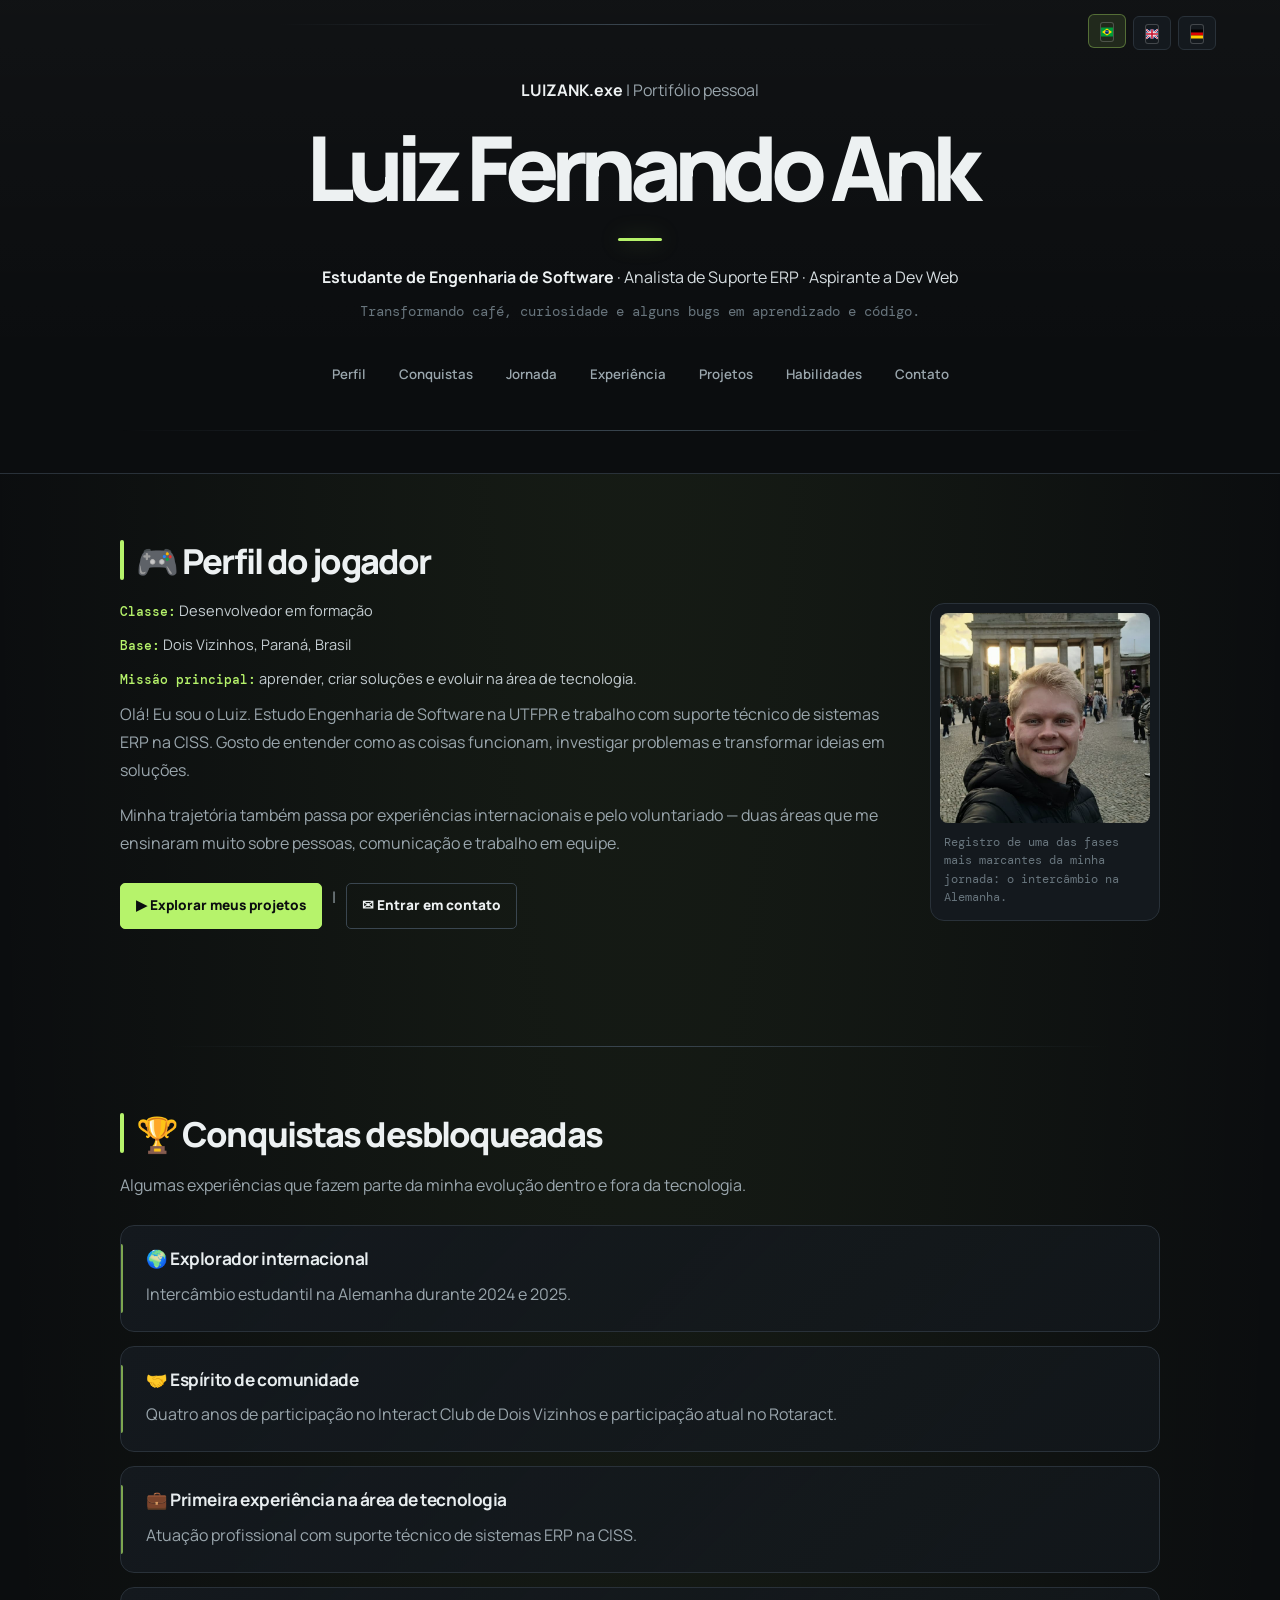
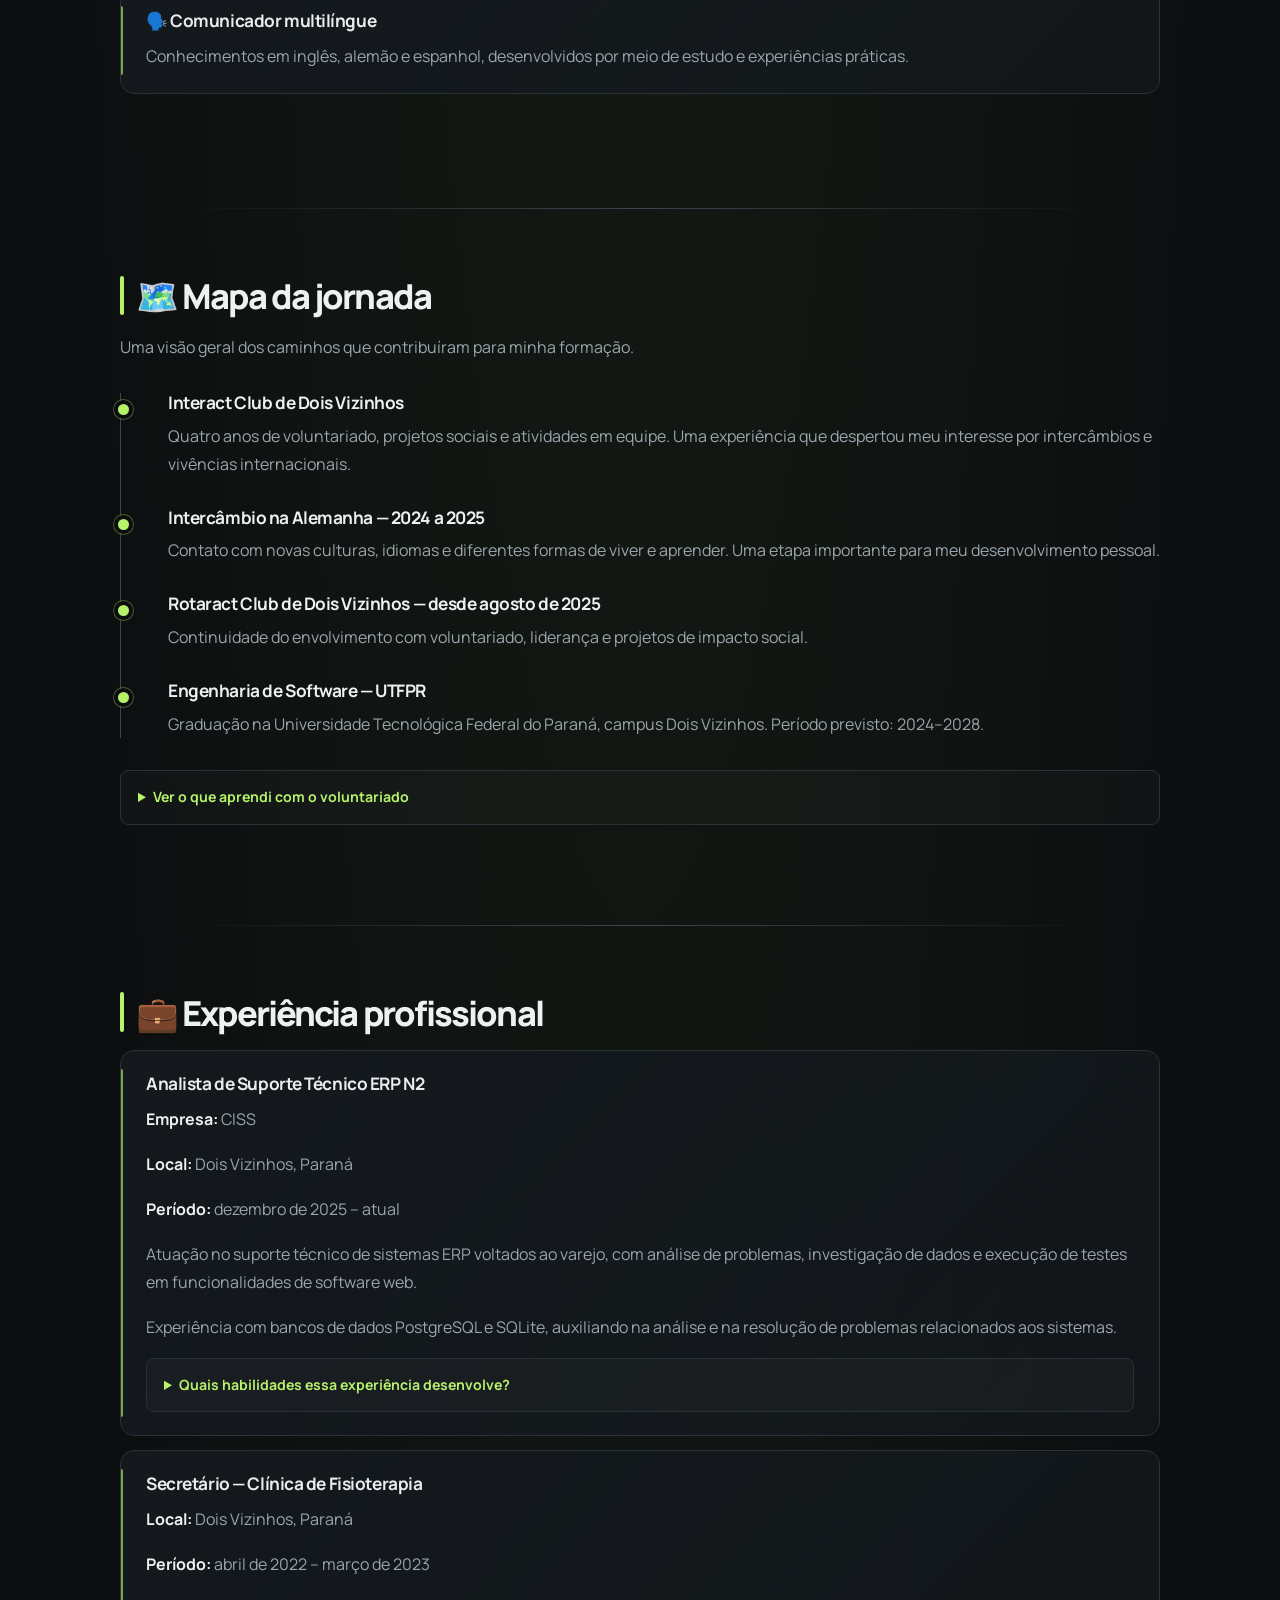
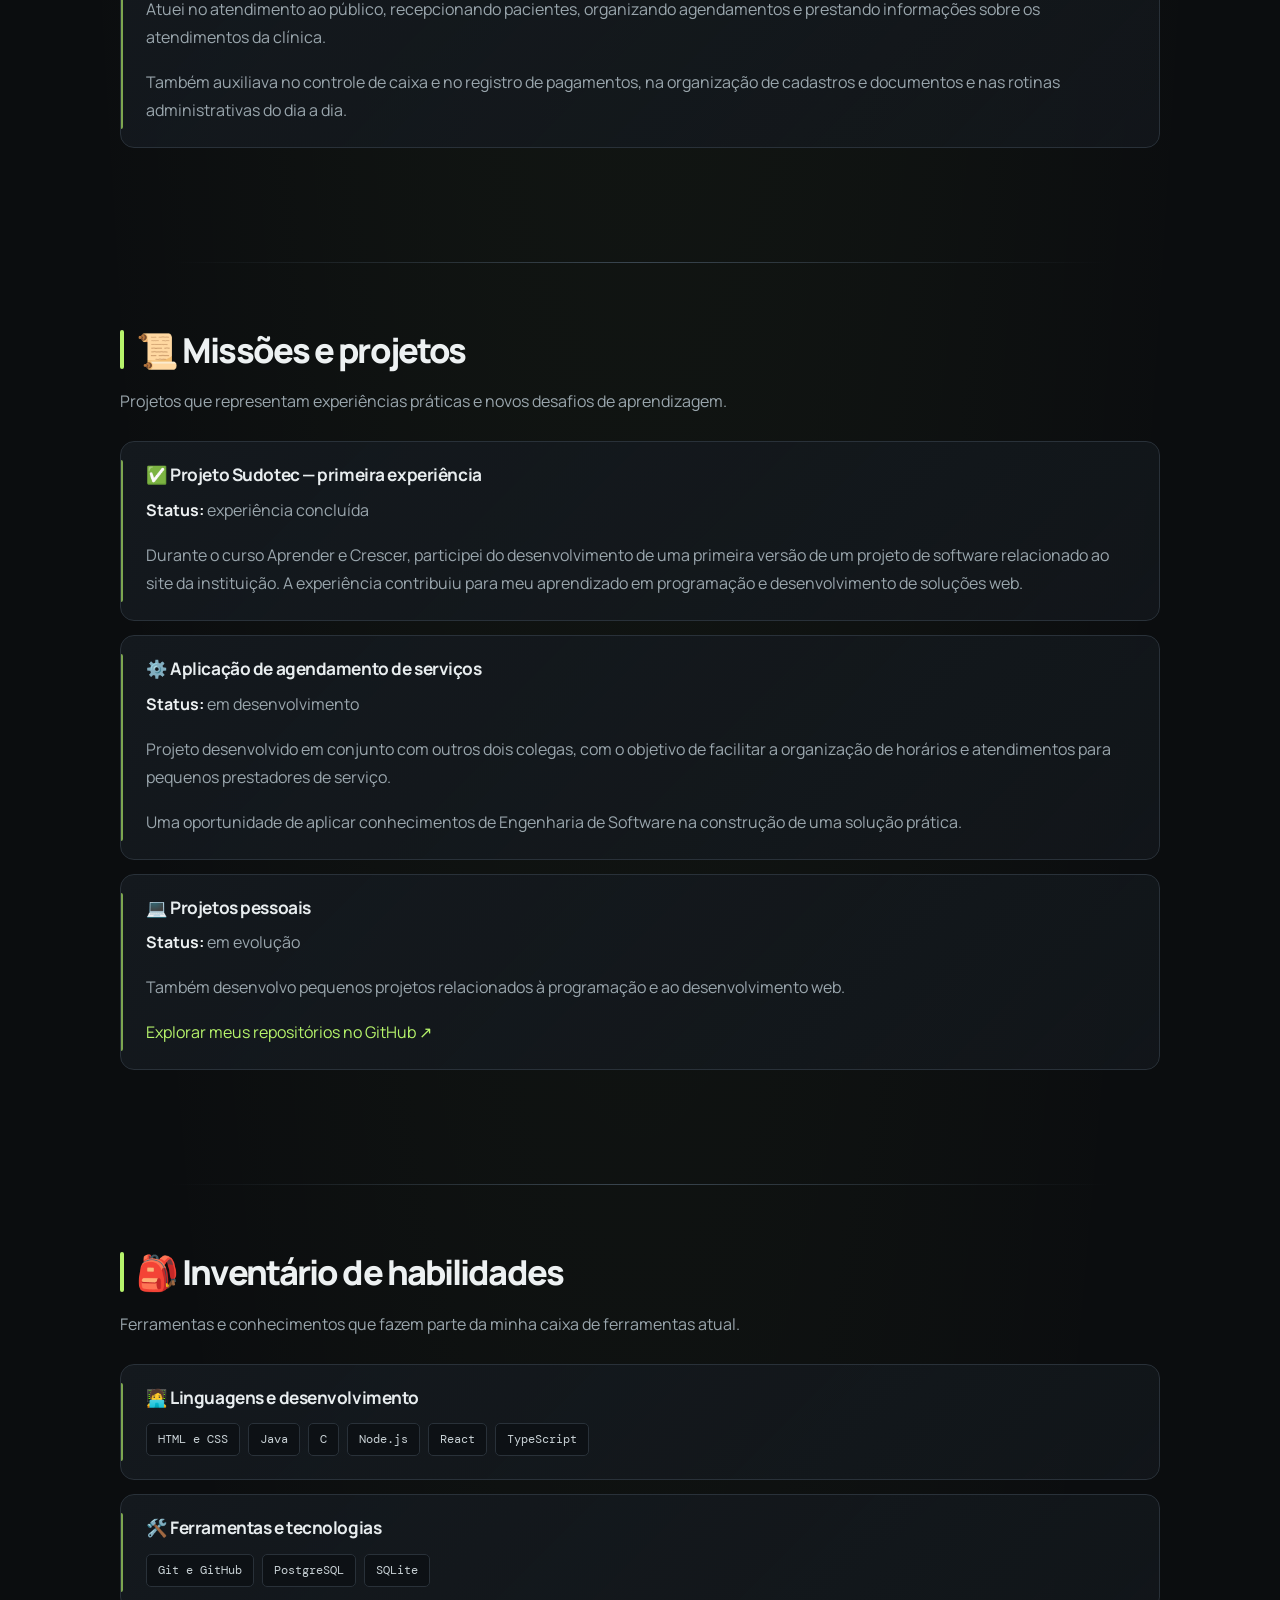
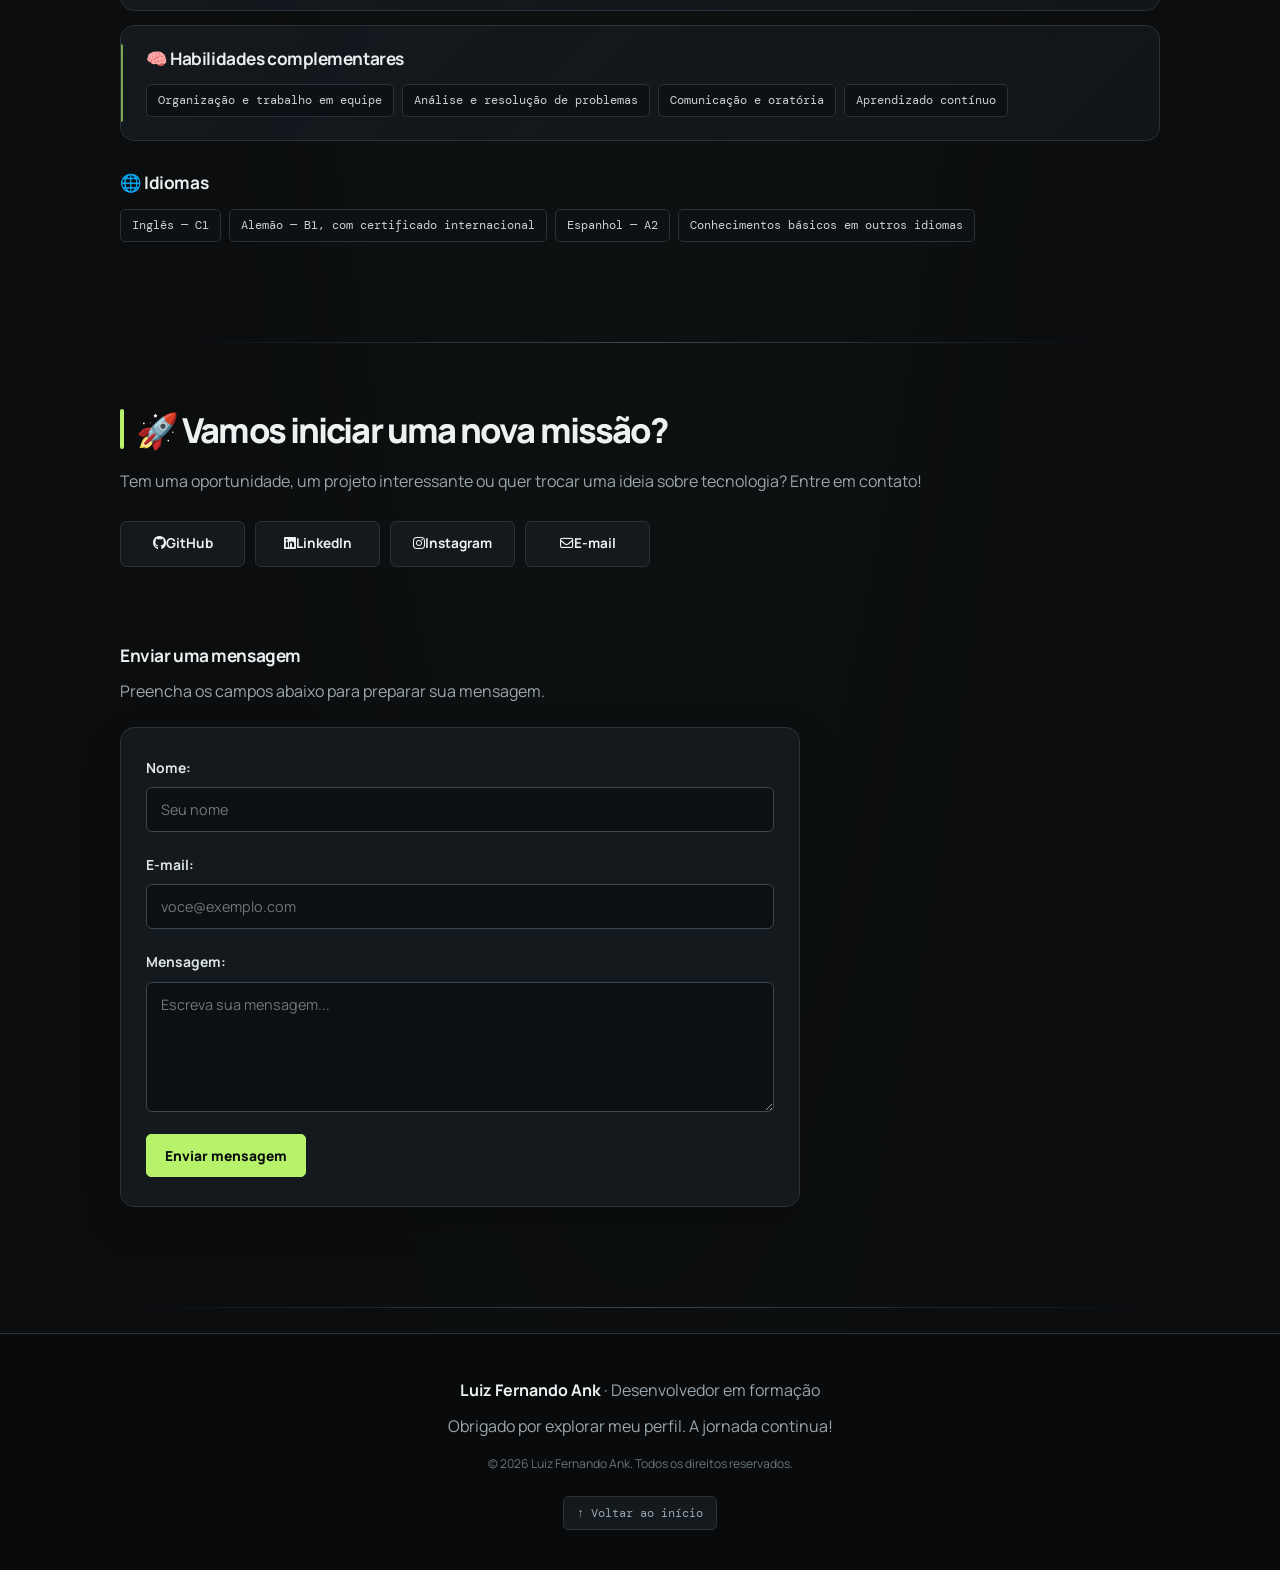
<file: index.html>
<!doctype html>
<html lang="pt-BR">
  <head>
    <meta charset="UTF-8" />
    <meta name="viewport" content="width=device-width, initial-scale=1.0" />
    <meta
      name="description"
      content="Conheça o portifólio de Luiz Fernando Ank, estudante de Engenharia de Software na UTFPR e profissional de suporte técnico ERP. Veja sua trajetória, experiências, projetos e habilidades em tecnologia."
    />
    <meta name="author" content="Luiz Fernando Ank" />
    <meta name="robots" content="index, follow" />
    <meta name="theme-color" content="#0b0d0f" />
    <meta name="color-scheme" content="dark" />
    <link rel="icon" type="image/svg+xml" href="img/favicon.svg" />

    <meta property="og:type" content="website" />
    <meta property="og:locale" content="pt_BR" />
    <meta property="og:title" content="Luiz Fernando Ank | Portifólio" />
    <meta
      property="og:description"
      content="Portifólio de Luiz Fernando Ank: trajetória, experiência profissional, projetos e habilidades em Engenharia de Software e tecnologia."
    />
    <meta property="og:site_name" content="Luiz Fernando Ank — Portifólio" />

    <meta name="twitter:card" content="summary" />
    <meta name="twitter:title" content="Luiz Fernando Ank | Portifólio" />
    <meta
      name="twitter:description"
      content="Conheça minha trajetória, experiência profissional, projetos e habilidades em tecnologia."
    />

    <link rel="preconnect" href="https://fonts.googleapis.com" />
    <link rel="preconnect" href="https://fonts.gstatic.com" crossorigin />
    <link
      href="https://fonts.googleapis.com/css2?family=DM+Mono:wght@400;500&family=Manrope:wght@400;500;600;700;800&display=swap"
      rel="stylesheet"
    />
    <link
      rel="stylesheet"
      href="https://cdnjs.cloudflare.com/ajax/libs/font-awesome/6.7.2/css/all.min.css"
    />
    <link rel="stylesheet" href="style.css" />

    <title>Luiz Fernando Ank | Portifólio de Engenharia de Software</title>
  </head>

  <body>
    <a class="skip-link" href="#conteudo">Pular para o conteúdo</a>
    <header id="inicio">
      <nav class="language-switch" aria-label="Selecionar idioma">
        <a
          href="index.html"
          lang="pt-BR"
          aria-label="Português"
          aria-current="page"
        >
          <svg viewBox="0 0 24 18" aria-hidden="true">
            <rect width="24" height="18" fill="#009b3a" />
            <path d="M12 2.2 22 9 12 15.8 2 9Z" fill="#ffdf00" />
            <circle cx="12" cy="9" r="4.1" fill="#002776" />
            <path
              d="M8 8.3c2.6-.7 5.3-.4 8 .8"
              fill="none"
              stroke="#fff"
              stroke-width=".65"
            />
          </svg>
        </a>
        <a href="index-en.html" lang="en" aria-label="English">
          <svg viewBox="0 0 24 18" aria-hidden="true">
            <rect width="24" height="18" fill="#012169" />
            <path d="M0 0 24 18M24 0 0 18" stroke="#fff" stroke-width="4" />
            <path
              d="M0 0 24 18M24 0 0 18"
              stroke="#c8102e"
              stroke-width="1.7"
            />
            <path d="M12 0v18M0 9h24" stroke="#fff" stroke-width="6" />
            <path d="M12 0v18M0 9h24" stroke="#c8102e" stroke-width="3.2" />
          </svg>
        </a>
        <a href="index-de.html" lang="de" aria-label="Deutsch">
          <svg viewBox="0 0 24 18" aria-hidden="true">
            <rect width="24" height="6" fill="#000" />
            <rect y="6" width="24" height="6" fill="#d00" />
            <rect y="12" width="24" height="6" fill="#ffce00" />
          </svg>
        </a>
      </nav>
      <p><strong>LUIZANK.exe</strong> | Portifólio pessoal</p>
      <h1>Luiz Fernando Ank</h1>
      <p>
        <strong>Estudante de Engenharia de Software</strong> · Analista de
        Suporte ERP · Aspirante a Dev Web
      </p>
      <p>
        Transformando café, curiosidade e alguns bugs em aprendizado e código.
      </p>

      <nav aria-label="Navegação principal">
        <ul>
          <li><a href="#perfil">Perfil</a></li>
          <li><a href="#conquistas">Conquistas</a></li>
          <li><a href="#jornada">Jornada</a></li>
          <li><a href="#experiencia">Experiência</a></li>
          <li><a href="#missoes">Projetos</a></li>
          <li><a href="#inventario">Habilidades</a></li>
          <li><a href="#contato">Contato</a></li>
        </ul>
      </nav>
      <hr />
    </header>

    <main id="conteudo">
      <section id="perfil" aria-labelledby="titulo-perfil">
        <h2 id="titulo-perfil">🎮 Perfil do jogador</h2>
        <figure>
          <img
            src="img/foto-brandenburg.jpeg"
            alt="Luiz Fernando Ank em Berlim, na Alemanha"
            width="180"
            height="180"
            loading="eager"
            decoding="async"
            fetchpriority="high"
          />
          <figcaption>
            Registro de uma das fases mais marcantes da minha jornada: o
            intercâmbio na Alemanha.
          </figcaption>
        </figure>

        <p><strong>Classe:</strong> Desenvolvedor em formação</p>
        <p><strong>Base:</strong> Dois Vizinhos, Paraná, Brasil</p>
        <p>
          <strong>Missão principal:</strong> aprender, criar soluções e evoluir
          na área de tecnologia.
        </p>

        <p>
          Olá! Eu sou o Luiz. Estudo Engenharia de Software na UTFPR e trabalho
          com suporte técnico de sistemas ERP na CISS. Gosto de entender como as
          coisas funcionam, investigar problemas e transformar ideias em
          soluções.
        </p>
        <p>
          Minha trajetória também passa por experiências internacionais e pelo
          voluntariado — duas áreas que me ensinaram muito sobre pessoas,
          comunicação e trabalho em equipe.
        </p>
        <p>
          <a href="#missoes">▶ Explorar meus projetos</a> |
          <a href="#contato">✉ Entrar em contato</a>
        </p>
      </section>

      <hr />

      <section id="conquistas" aria-labelledby="titulo-conquistas">
        <h2 id="titulo-conquistas">🏆 Conquistas desbloqueadas</h2>
        <p>
          Algumas experiências que fazem parte da minha evolução dentro e fora
          da tecnologia.
        </p>

        <article>
          <h3>🌍 Explorador internacional</h3>
          <p>Intercâmbio estudantil na Alemanha durante 2024 e 2025.</p>
        </article>

        <article>
          <h3>🤝 Espírito de comunidade</h3>
          <p>
            Quatro anos de participação no Interact Club de Dois Vizinhos e
            participação atual no Rotaract.
          </p>
        </article>

        <article>
          <h3>💼 Primeira experiência na área de tecnologia</h3>
          <p>
            Atuação profissional com suporte técnico de sistemas ERP na CISS.
          </p>
        </article>

        <article>
          <h3>🗣️ Comunicador multilíngue</h3>
          <p>
            Conhecimentos em inglês, alemão e espanhol, desenvolvidos por meio
            de estudo e experiências práticas.
          </p>
        </article>
      </section>

      <hr />

      <section id="jornada" aria-labelledby="titulo-jornada">
        <h2 id="titulo-jornada">🗺️ Mapa da jornada</h2>
        <p>
          Uma visão geral dos caminhos que contribuíram para minha formação.
        </p>

        <ol>
          <li>
            <h3>Interact Club de Dois Vizinhos</h3>
            <p>
              Quatro anos de voluntariado, projetos sociais e atividades em
              equipe. Uma experiência que despertou meu interesse por
              intercâmbios e vivências internacionais.
            </p>
          </li>
          <li>
            <h3>Intercâmbio na Alemanha — 2024 a 2025</h3>
            <p>
              Contato com novas culturas, idiomas e diferentes formas de viver e
              aprender. Uma etapa importante para meu desenvolvimento pessoal.
            </p>
          </li>
          <li>
            <h3>Rotaract Club de Dois Vizinhos — desde agosto de 2025</h3>
            <p>
              Continuidade do envolvimento com voluntariado, liderança e
              projetos de impacto social.
            </p>
          </li>
          <li>
            <h3>Engenharia de Software — UTFPR</h3>
            <p>
              Graduação na Universidade Tecnológica Federal do Paraná, campus
              Dois Vizinhos. Período previsto: 2024–2028.
            </p>
          </li>
        </ol>

        <details>
          <summary>Ver o que aprendi com o voluntariado</summary>
          <p>
            Ao longo da participação no Interact e no Rotaract, tive a
            oportunidade de assumir diferentes cargos e responsabilidades. Essas
            experiências contribuíram para desenvolver liderança, oratória,
            comunicação, organização de atividades, exposição ao público e
            trabalho em equipe.
          </p>
        </details>
      </section>

      <hr />

      <section id="experiencia" aria-labelledby="titulo-experiencia">
        <h2 id="titulo-experiencia">💼 Experiência profissional</h2>
        <article>
          <h3>Analista de Suporte Técnico ERP N2</h3>
          <p><strong>Empresa:</strong> CISS</p>
          <p><strong>Local:</strong> Dois Vizinhos, Paraná</p>
          <p><strong>Período:</strong> dezembro de 2025 – atual</p>
          <p>
            Atuação no suporte técnico de sistemas ERP voltados ao varejo, com
            análise de problemas, investigação de dados e execução de testes em
            funcionalidades de software web.
          </p>
          <p>
            Experiência com bancos de dados PostgreSQL e SQLite, auxiliando na
            análise e na resolução de problemas relacionados aos sistemas.
          </p>
          <details>
            <summary>Quais habilidades essa experiência desenvolve?</summary>
            <ul>
              <li>Análise e investigação de problemas;</li>
              <li>Contato com sistemas utilizados no dia a dia de empresas;</li>
              <li>Consultas e análise de dados;</li>
              <li>Comunicação e atendimento técnico;</li>
              <li>Testes e validação de funcionalidades.</li>
            </ul>
          </details>
        </article>

        <article>
          <h3>Secretário — Clínica de Fisioterapia</h3>
          <p><strong>Local:</strong> Dois Vizinhos, Paraná</p>
          <p><strong>Período:</strong> abril de 2022 – março de 2023</p>
          <p>
            Atuei no atendimento ao público, recepcionando pacientes,
            organizando agendamentos e prestando informações sobre os
            atendimentos da clínica.
          </p>
          <p>
            Também auxiliava no controle de caixa e no registro de pagamentos,
            na organização de cadastros e documentos e nas rotinas
            administrativas do dia a dia.
          </p>
        </article>
      </section>

      <hr />

      <section id="missoes" aria-labelledby="titulo-missoes">
        <h2 id="titulo-missoes">📜 Missões e projetos</h2>
        <p>
          Projetos que representam experiências práticas e novos desafios de
          aprendizagem.
        </p>

        <article>
          <h3>✅ Projeto Sudotec — primeira experiência</h3>
          <p><strong>Status:</strong> experiência concluída</p>
          <p>
            Durante o curso Aprender e Crescer, participei do desenvolvimento de
            uma primeira versão de um projeto de software relacionado ao site da
            instituição. A experiência contribuiu para meu aprendizado em
            programação e desenvolvimento de soluções web.
          </p>
        </article>

        <article>
          <h3>⚙️ Aplicação de agendamento de serviços</h3>
          <p><strong>Status:</strong> em desenvolvimento</p>
          <p>
            Projeto desenvolvido em conjunto com outros dois colegas, com o
            objetivo de facilitar a organização de horários e atendimentos para
            pequenos prestadores de serviço.
          </p>
          <p>
            Uma oportunidade de aplicar conhecimentos de Engenharia de Software
            na construção de uma solução prática.
          </p>
        </article>

        <article>
          <h3>💻 Projetos pessoais</h3>
          <p><strong>Status:</strong> em evolução</p>
          <p>
            Também desenvolvo pequenos projetos relacionados à programação e ao
            desenvolvimento web.
          </p>
          <p>
            <a
              href="https://github.com/luizank"
              target="_blank"
              rel="noopener noreferrer"
              >Explorar meus repositórios no GitHub ↗</a
            >
          </p>
        </article>
      </section>

      <hr />

      <section id="inventario" aria-labelledby="titulo-inventario">
        <h2 id="titulo-inventario">🎒 Inventário de habilidades</h2>
        <p>
          Ferramentas e conhecimentos que fazem parte da minha caixa de
          ferramentas atual.
        </p>

        <article>
          <h3>🧑‍💻 Linguagens e desenvolvimento</h3>
          <ul>
            <li class="skill-item" tabindex="0" aria-describedby="uso-html-css">
              HTML e CSS
              <span class="skill-tooltip" id="uso-html-css" role="tooltip"
                >Utilizados nos cursos da Sudotec e da faculdade.</span
              >
            </li>
            <li class="skill-item" tabindex="0" aria-describedby="uso-java">
              Java
              <span class="skill-tooltip" id="uso-java" role="tooltip"
                >Utilizada nos cursos da Sudotec e da faculdade.</span
              >
            </li>
            <li class="skill-item" tabindex="0" aria-describedby="uso-c">
              C
              <span class="skill-tooltip" id="uso-c" role="tooltip"
                >Utilizada na faculdade.</span
              >
            </li>
            <li class="skill-item" tabindex="0" aria-describedby="uso-node">
              Node.js
              <span class="skill-tooltip" id="uso-node" role="tooltip"
                >Utilizado em projetos pessoais e na Sudotec.</span
              >
            </li>
            <li class="skill-item" tabindex="0" aria-describedby="uso-react">
              React
              <span class="skill-tooltip" id="uso-react" role="tooltip"
                >Utilizado na Sudotec e em projetos pessoais.</span
              >
            </li>
            <li
              class="skill-item"
              tabindex="0"
              aria-describedby="uso-typescript"
            >
              TypeScript
              <span class="skill-tooltip" id="uso-typescript" role="tooltip"
                >Utilizado na Sudotec e em projetos pessoais.</span
              >
            </li>
          </ul>
        </article>

        <article>
          <h3>🛠️ Ferramentas e tecnologias</h3>
          <ul>
            <li class="skill-item" tabindex="0" aria-describedby="uso-git">
              Git e GitHub
              <span class="skill-tooltip" id="uso-git" role="tooltip"
                >Utilizados em projetos pessoais, na faculdade e na
                Sudotec.</span
              >
            </li>
            <li
              class="skill-item"
              tabindex="0"
              aria-describedby="uso-postgresql"
            >
              PostgreSQL
              <span class="skill-tooltip" id="uso-postgresql" role="tooltip"
                >Utilizado na faculdade e no trabalho.</span
              >
            </li>
            <li class="skill-item" tabindex="0" aria-describedby="uso-sqlite">
              SQLite
              <span class="skill-tooltip" id="uso-sqlite" role="tooltip"
                >Utilizado no trabalho.</span
              >
            </li>
          </ul>
        </article>

        <article>
          <h3>🧠 Habilidades complementares</h3>
          <ul>
            <li
              class="skill-item"
              tabindex="0"
              aria-describedby="uso-organizacao"
            >
              Organização e trabalho em equipe
              <span class="skill-tooltip" id="uso-organizacao" role="tooltip"
                >Desenvolvidos no voluntariado do Interact e do Rotaract e em
                atividades em equipe.</span
              >
            </li>
            <li class="skill-item" tabindex="0" aria-describedby="uso-analise">
              Análise e resolução de problemas
              <span class="skill-tooltip" id="uso-analise" role="tooltip"
                >Praticadas no suporte técnico de sistemas ERP na CISS.</span
              >
            </li>
            <li
              class="skill-item"
              tabindex="0"
              aria-describedby="uso-comunicacao"
            >
              Comunicação e oratória
              <span class="skill-tooltip" id="uso-comunicacao" role="tooltip"
                >Desenvolvidas em experiências de voluntariado, liderança e
                contato com o público.</span
              >
            </li>
            <li
              class="skill-item"
              tabindex="0"
              aria-describedby="uso-aprendizado"
            >
              Aprendizado contínuo
              <span class="skill-tooltip" id="uso-aprendizado" role="tooltip"
                >Presente na faculdade, nos cursos, nos projetos pessoais e nas
                experiências internacionais.</span
              >
            </li>
          </ul>
        </article>

        <h3>🌐 Idiomas</h3>
        <ul>
          <li class="skill-item" tabindex="0" aria-describedby="uso-ingles">
            Inglês — C1
            <span class="skill-tooltip" id="uso-ingles" role="tooltip"
              >Praticado em plataformas online e durante o intercâmbio, com
              experiência no dia a dia.</span
            >
          </li>
          <li class="skill-item" tabindex="0" aria-describedby="uso-alemao">
            Alemão — B1, com certificado internacional
            <span class="skill-tooltip" id="uso-alemao" role="tooltip"
              >Praticado durante o intercâmbio, com experiência no dia a
              dia.</span
            >
          </li>
          <li class="skill-item" tabindex="0" aria-describedby="uso-espanhol">
            Espanhol — A2
            <span class="skill-tooltip" id="uso-espanhol" role="tooltip"
              >Praticado em experiências de conversa com falantes nativos.</span
            >
          </li>
          <li
            class="skill-item"
            tabindex="0"
            aria-describedby="uso-outros-idiomas"
          >
            Conhecimentos básicos em outros idiomas
            <span class="skill-tooltip" id="uso-outros-idiomas" role="tooltip"
              >Desenvolvidos por meio de estudos e experiências práticas.</span
            >
          </li>
        </ul>
      </section>

      <hr />

      <section id="contato" aria-labelledby="titulo-contato">
        <h2 id="titulo-contato">🚀 Vamos iniciar uma nova missão?</h2>
        <p>
          Tem uma oportunidade, um projeto interessante ou quer trocar uma ideia
          sobre tecnologia? Entre em contato!
        </p>

        <ul>
          <li>
            <a
              href="https://github.com/luizank"
              target="_blank"
              rel="noopener noreferrer"
              aria-label="GitHub de Luiz Fernando Ank (abre em nova aba)"
            >
              <i class="fa-brands fa-github" aria-hidden="true"></i>
              GitHub
            </a>
          </li>

          <li>
            <a
              href="https://www.linkedin.com/in/luiz-fernando-ank-3b6985281/"
              target="_blank"
              rel="noopener noreferrer"
              aria-label="LinkedIn de Luiz Fernando Ank (abre em nova aba)"
            >
              <i class="fa-brands fa-linkedin" aria-hidden="true"></i>
              LinkedIn
            </a>
          </li>

          <li>
            <a
              href="https://www.instagram.com/luiz_ank/"
              target="_blank"
              rel="noopener noreferrer"
              aria-label="Instagram de Luiz Fernando Ank (abre em nova aba)"
            >
              <i class="fa-brands fa-instagram" aria-hidden="true"></i>
              Instagram
            </a>
          </li>
          <li>
            <button
              id="copiar-email"
              class="contact-copy-button"
              type="button"
              aria-describedby="email-status"
            >
              <i class="fa-regular fa-envelope" aria-hidden="true"></i>
              E-mail
            </button>
          </li>
        </ul>
        <p id="email-status" role="status" aria-live="polite"></p>

        <h3>Enviar uma mensagem</h3>
        <p>Preencha os campos abaixo para preparar sua mensagem.</p>
        <!-- Este formulário é apenas estrutural. Configure um serviço de envio para receber mensagens. -->
        <form action="#" method="post" aria-label="Formulário de contato">
          <p>
            <label for="nome">Nome:</label><br />
            <input
              type="text"
              id="nome"
              name="nome"
              autocomplete="name"
              placeholder="Seu nome"
              required
            />
          </p>
          <p>
            <label for="email">E-mail:</label><br />
            <input
              type="email"
              id="email"
              name="email"
              autocomplete="email"
              placeholder="voce@exemplo.com"
              required
            />
          </p>
          <p>
            <label for="mensagem">Mensagem:</label><br />
            <textarea
              id="mensagem"
              name="mensagem"
              rows="5"
              placeholder="Escreva sua mensagem..."
              required
            ></textarea>
          </p>
          <button type="submit">Enviar mensagem</button>
        </form>
        <p
          id="contato-confirmacao"
          class="form-confirmation"
          role="status"
          aria-live="polite"
          hidden
        >
          Muito obrigado pelo contato! Sua mensagem foi preparada, mas ainda não
          foi enviada porque este formulário não está conectado a um serviço de
          envio.
        </p>
      </section>
    </main>

    <hr />

    <footer>
      <p><strong>Luiz Fernando Ank</strong> · Desenvolvedor em formação</p>
      <p>Obrigado por explorar meu perfil. A jornada continua!</p>
      <p>
        <small>© 2026 Luiz Fernando Ank. Todos os direitos reservados.</small>
      </p>
      <p><a href="#inicio">↑ Voltar ao início</a></p>
    </footer>
    <script>
      const formularioContato = document.querySelector(
        'form[aria-label="Formulário de contato"]',
      );
      const confirmacaoContato = document.querySelector("#contato-confirmacao");
      const botaoCopiarEmail = document.querySelector("#copiar-email");
      const statusEmail = document.querySelector("#email-status");
      const enderecoEmail = "luizfernandoank@gmail.com";

      formularioContato.addEventListener("submit", (event) => {
        event.preventDefault();
        confirmacaoContato.hidden = false;
      });

      botaoCopiarEmail.addEventListener("click", async () => {
        try {
          if (navigator.clipboard?.writeText) {
            await navigator.clipboard.writeText(enderecoEmail);
          } else {
            const campoTemporario = document.createElement("textarea");
            campoTemporario.value = enderecoEmail;
            campoTemporario.setAttribute("readonly", "");
            campoTemporario.style.position = "fixed";
            campoTemporario.style.opacity = "0";
            document.body.appendChild(campoTemporario);
            campoTemporario.select();
            const copiado = document.execCommand("copy");
            campoTemporario.remove();

            if (!copiado) {
              throw new Error("O navegador não conseguiu copiar o e-mail.");
            }
          }

          statusEmail.textContent =
            "E-mail copiado para a área de transferência.";
        } catch (error) {
          statusEmail.textContent = `Não foi possível copiar automaticamente. E-mail: ${enderecoEmail}`;
        }
      });
    </script>
  </body>
</html>
</file>
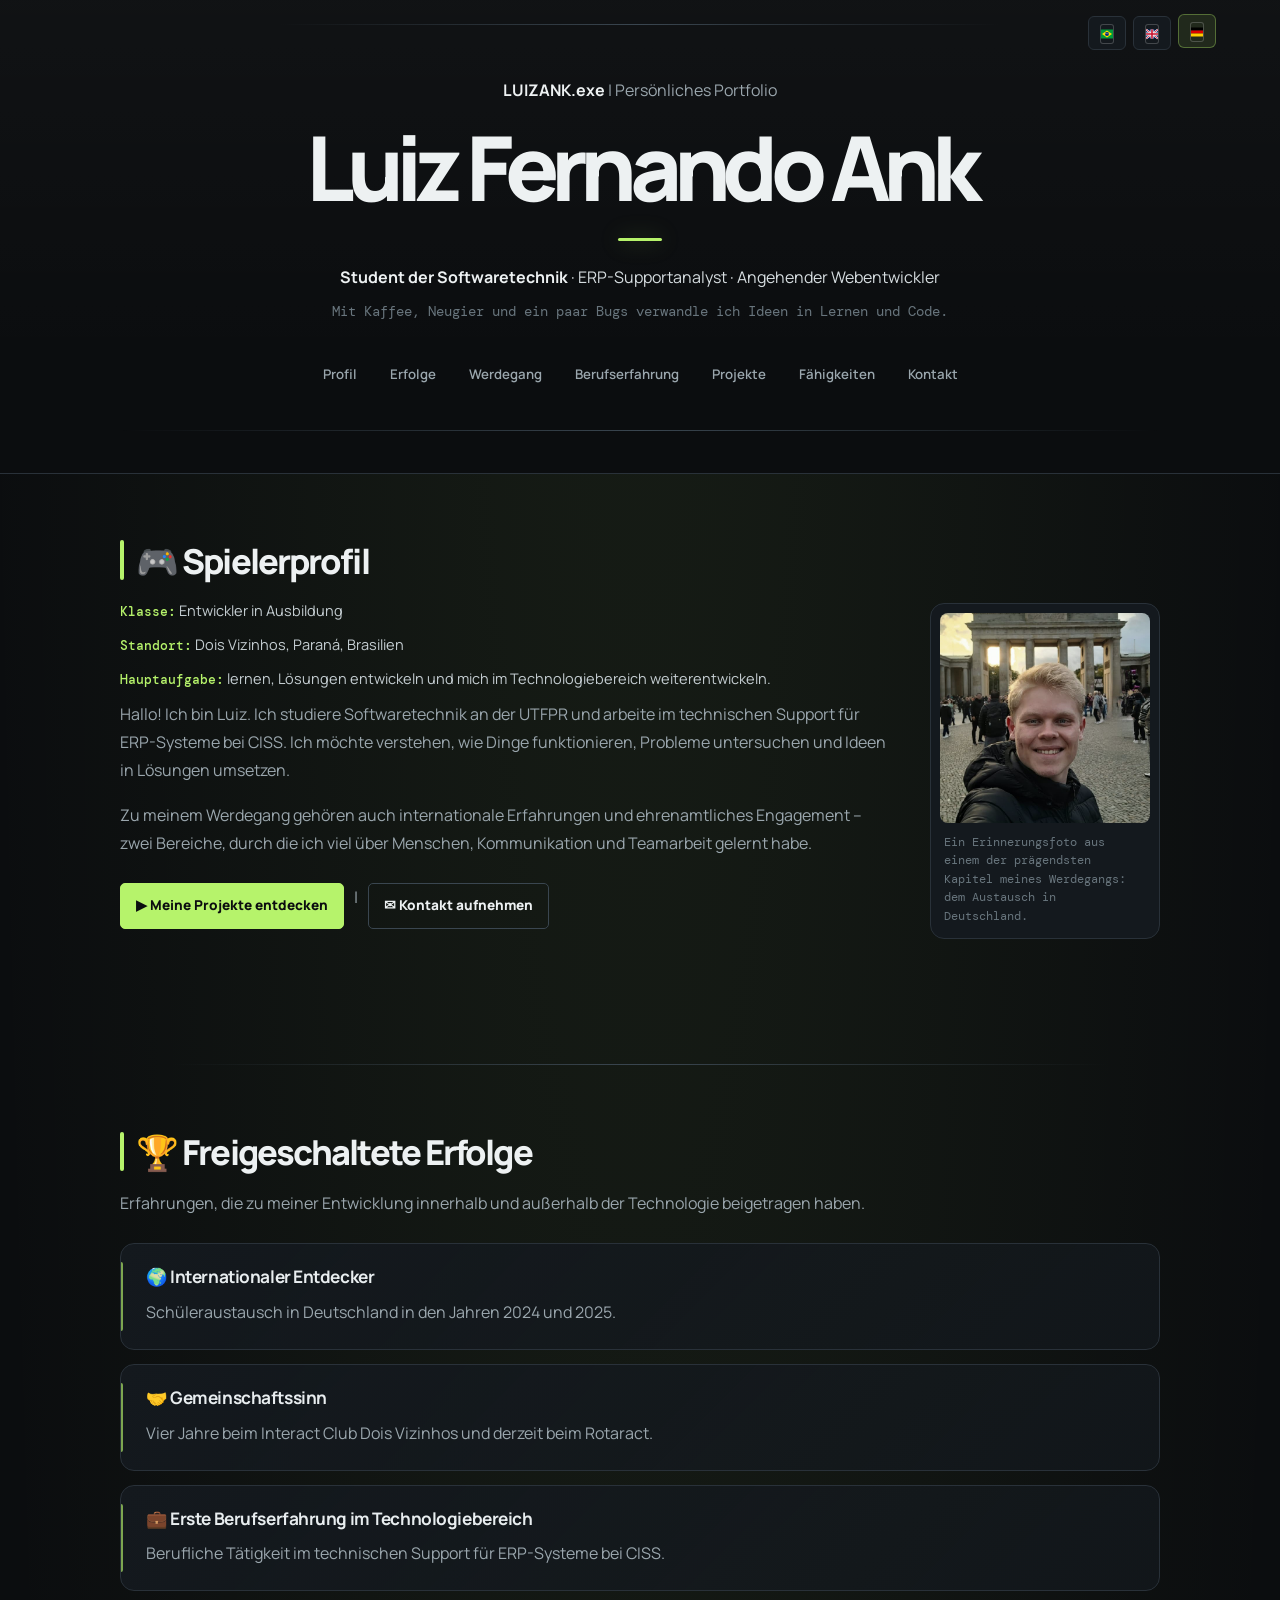
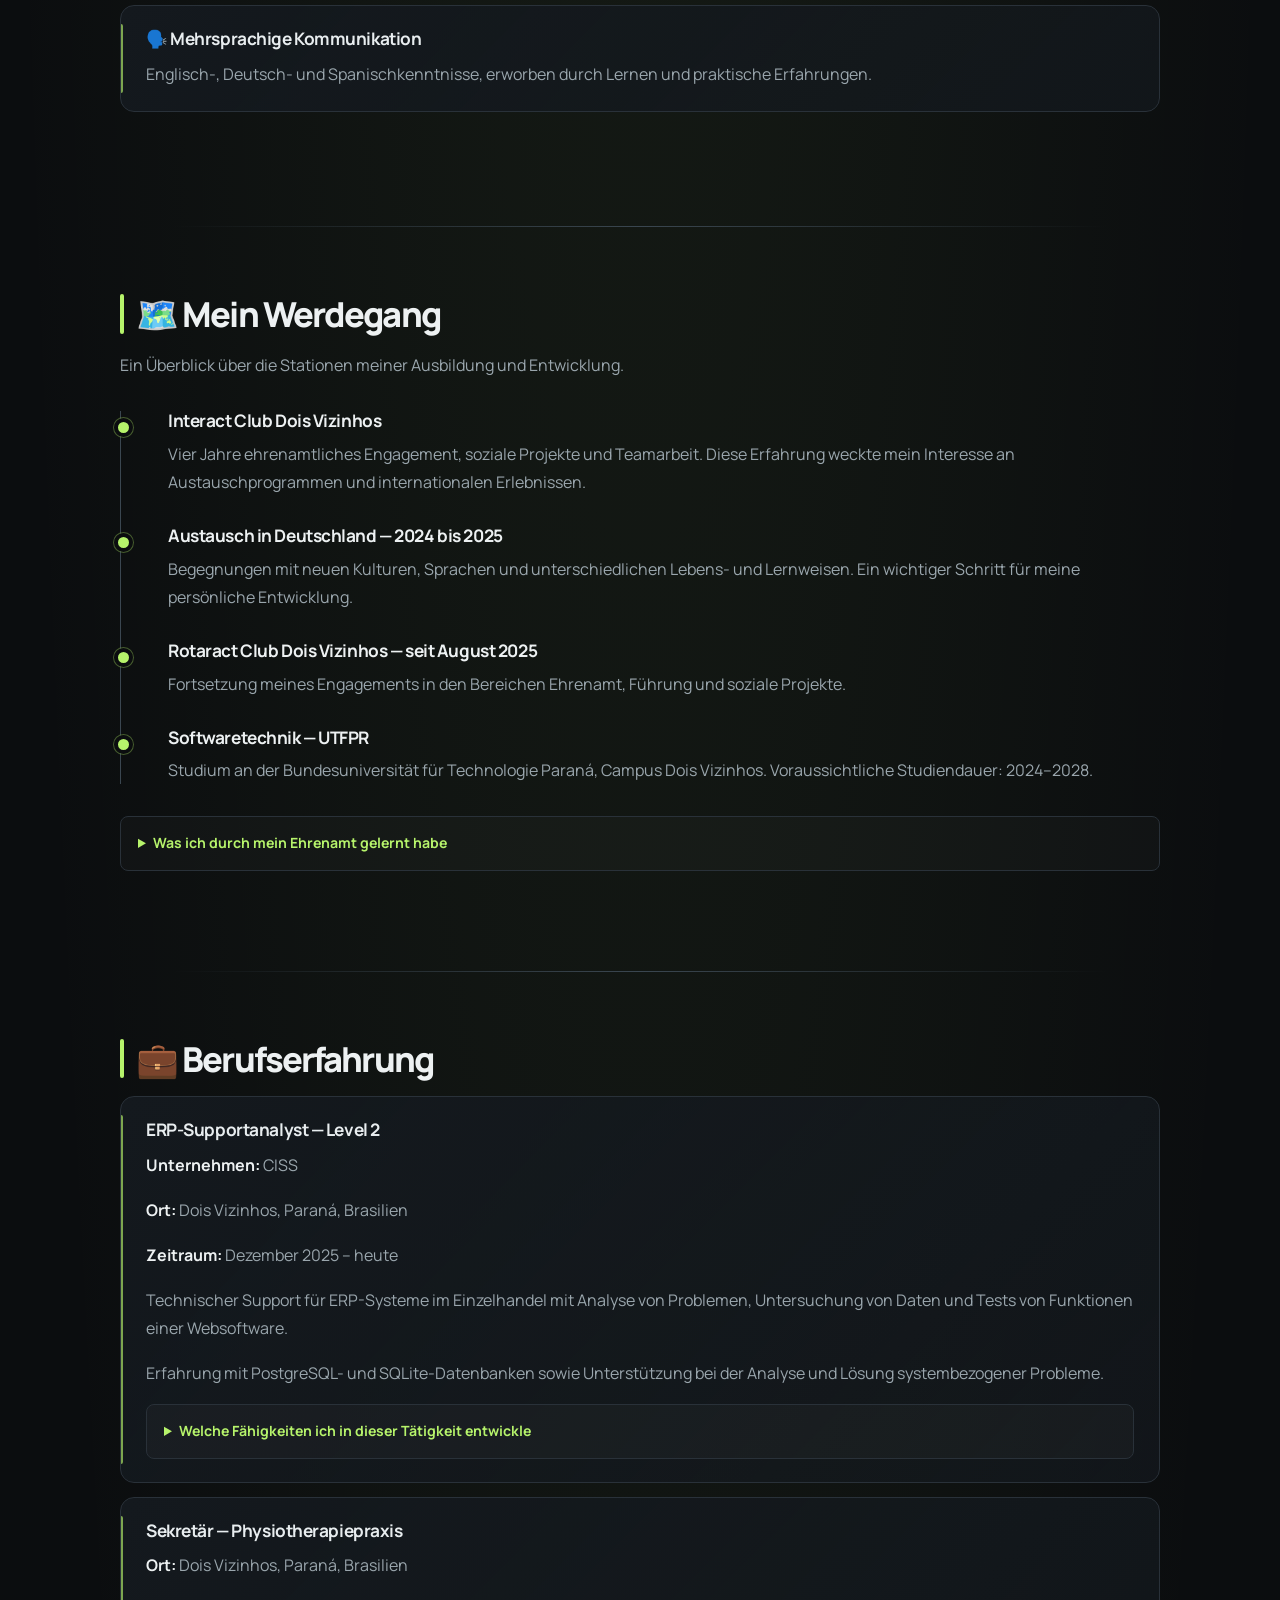
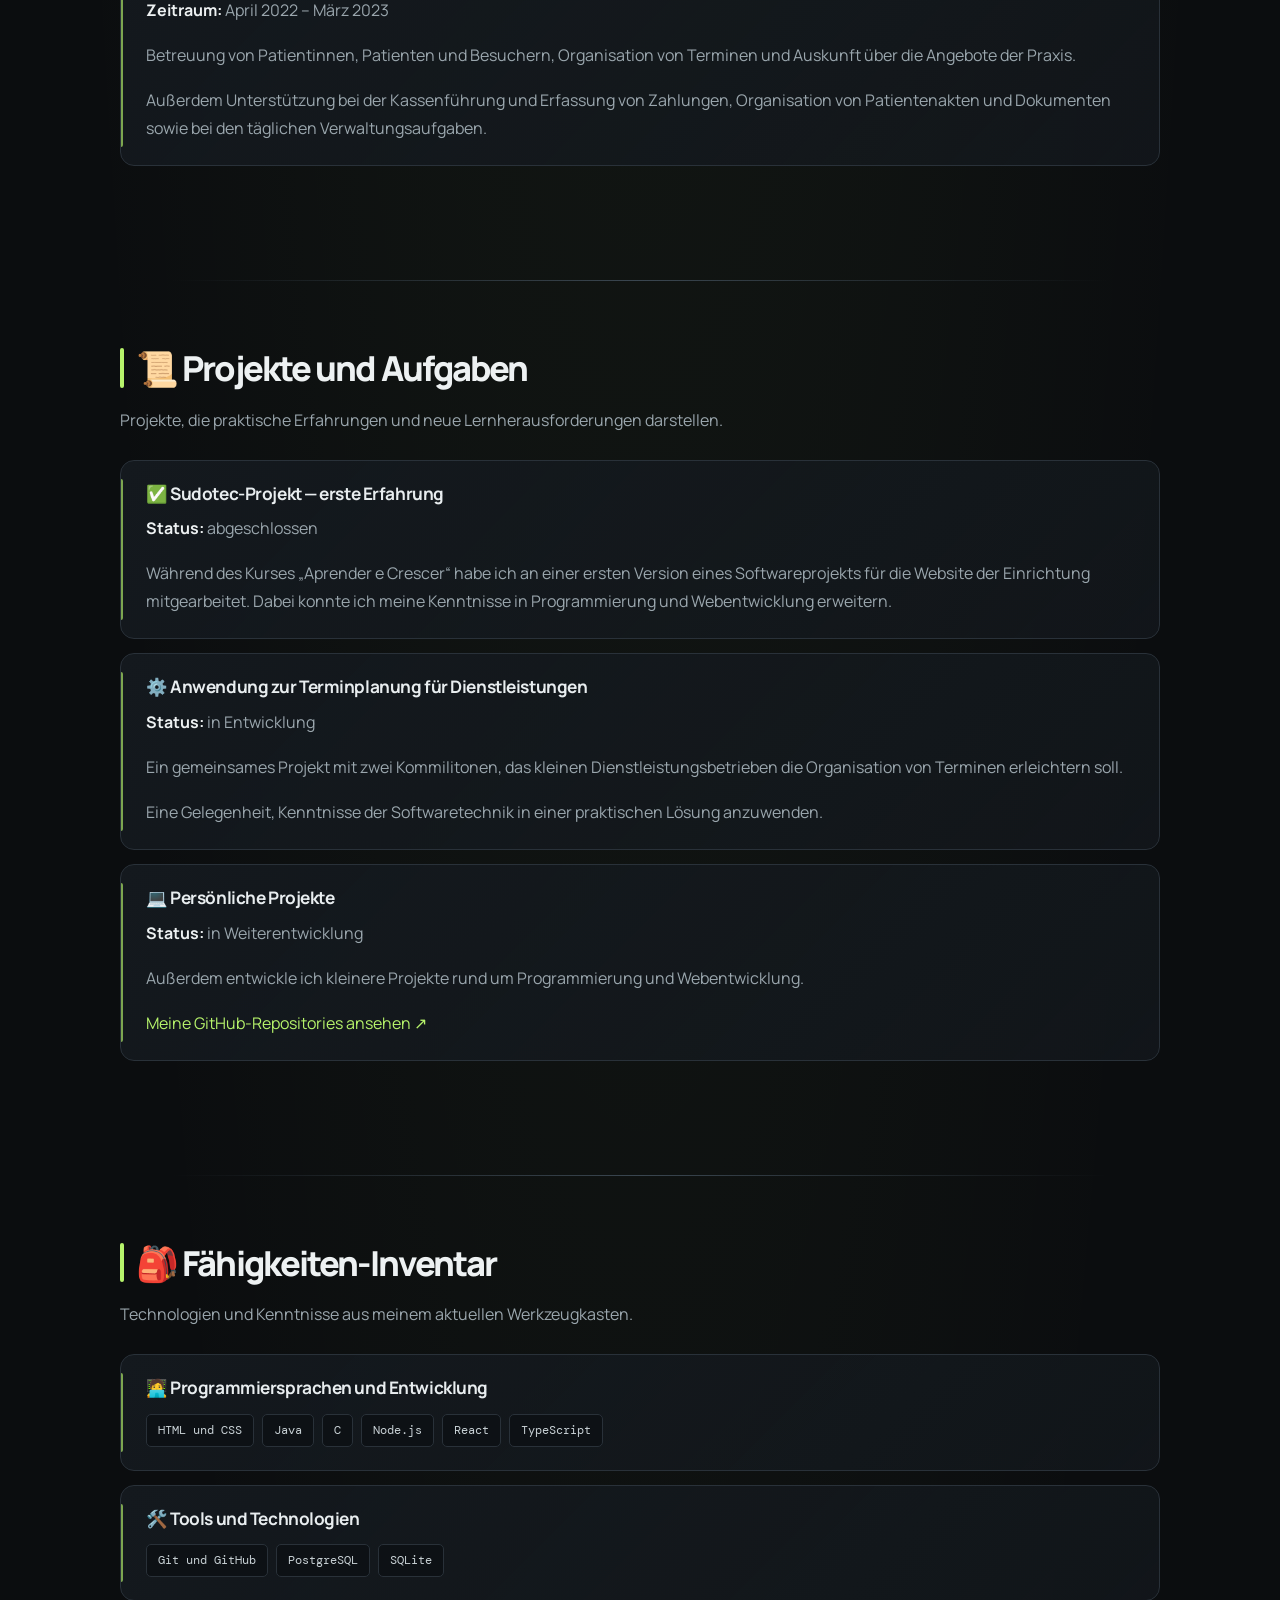
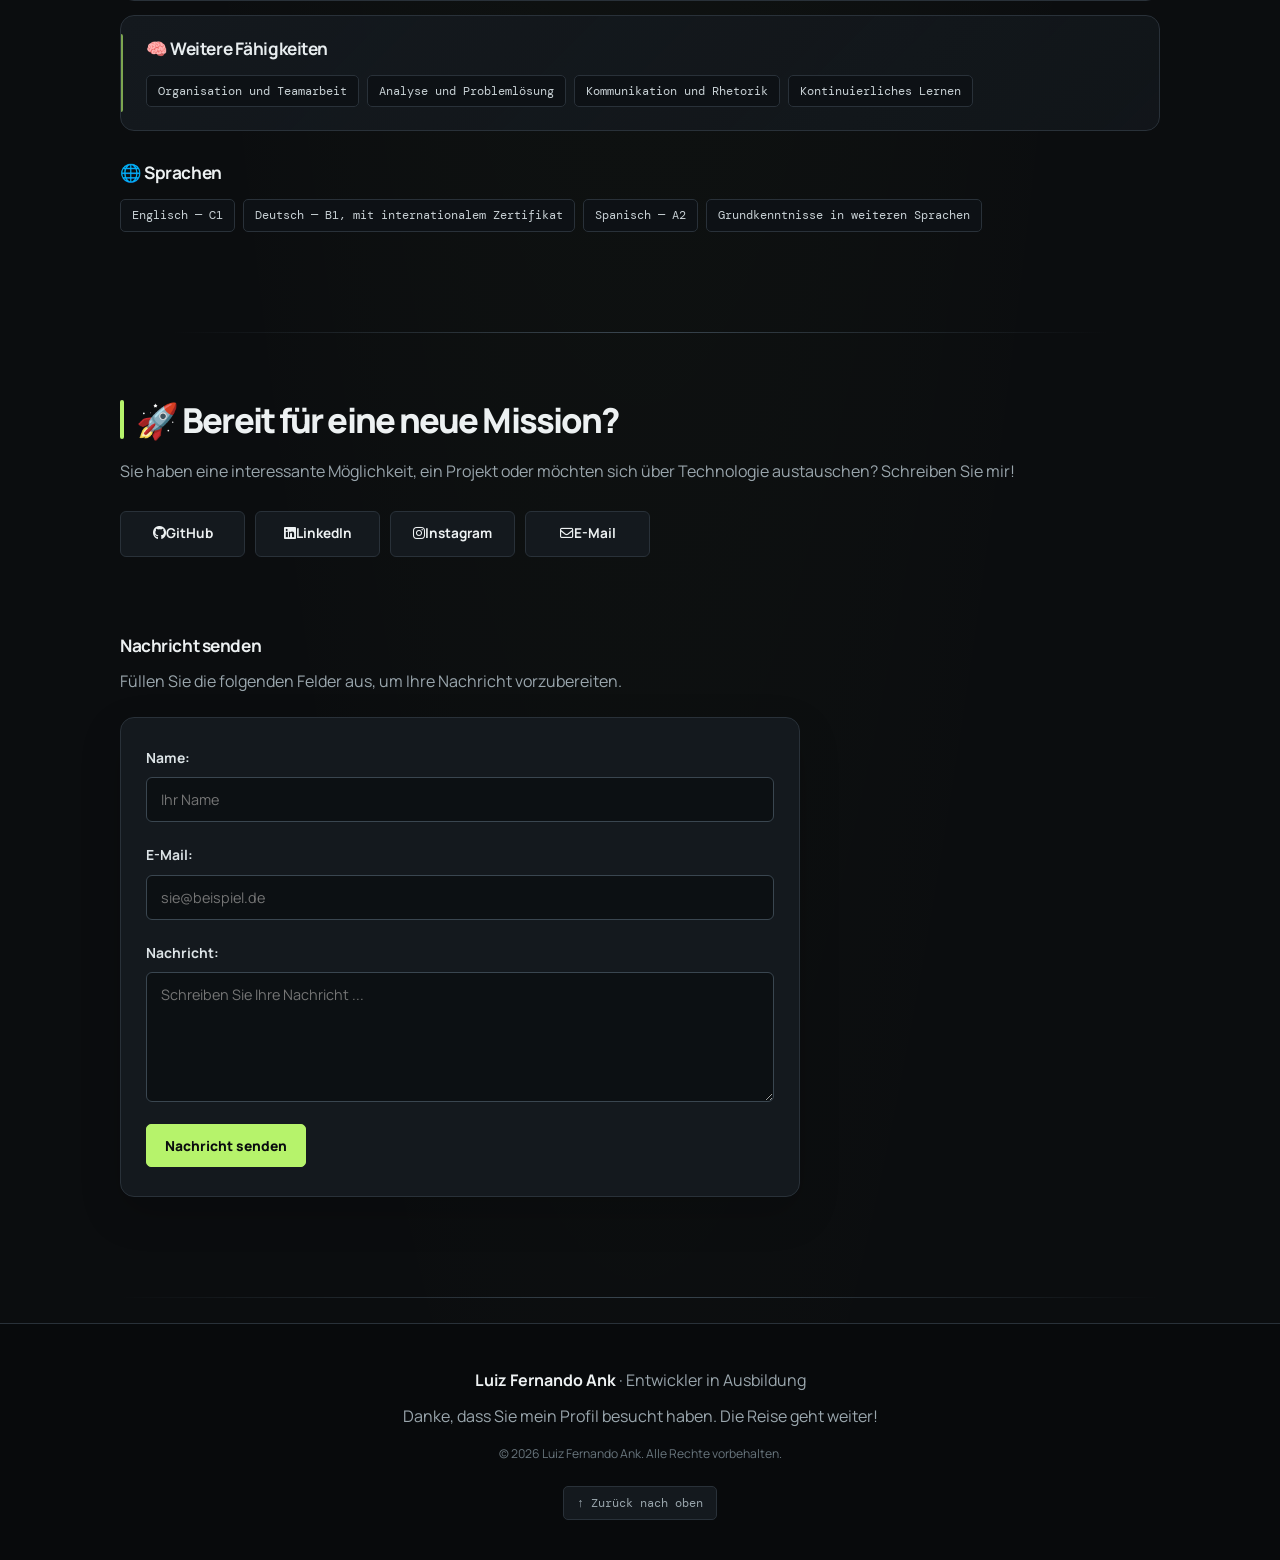
<file: index-de.html>
<!doctype html>
<html lang="de">
  <head>
    <meta charset="UTF-8" />
    <meta name="viewport" content="width=device-width, initial-scale=1.0" />
    <meta
      name="description"
      content="Lernen Sie Luiz Fernando Ank kennen, Softwaretechnik-Student an der UTFPR und ERP-Supportanalyst. Entdecken Sie seinen Werdegang, seine Berufserfahrung, Projekte und technischen Fähigkeiten."
    />
    <meta name="author" content="Luiz Fernando Ank" />
    <meta name="robots" content="index, follow" />
    <meta name="theme-color" content="#0b0d0f" />
    <meta name="color-scheme" content="dark" />
    <link rel="icon" type="image/svg+xml" href="img/favicon.svg" />
    <meta property="og:type" content="website" />
    <meta property="og:locale" content="de_DE" />
    <meta property="og:title" content="Luiz Fernando Ank | Portfolio" />
    <meta
      property="og:description"
      content="Portfolio von Luiz Fernando Ank: Werdegang, Berufserfahrung, Projekte und Fähigkeiten in Softwaretechnik und Technologie."
    />
    <meta property="og:site_name" content="Luiz Fernando Ank — Portfolio" />
    <meta name="twitter:card" content="summary" />
    <meta name="twitter:title" content="Luiz Fernando Ank | Portfolio" />
    <meta
      name="twitter:description"
      content="Entdecken Sie meinen Werdegang, meine Berufserfahrung, Projekte und technischen Fähigkeiten."
    />
    <link rel="preconnect" href="https://fonts.googleapis.com" />
    <link rel="preconnect" href="https://fonts.gstatic.com" crossorigin />
    <link
      href="https://fonts.googleapis.com/css2?family=DM+Mono:wght@400;500&family=Manrope:wght@400;500;600;700;800&display=swap"
      rel="stylesheet"
    />
    <link
      rel="stylesheet"
      href="https://cdnjs.cloudflare.com/ajax/libs/font-awesome/6.7.2/css/all.min.css"
    />
    <link rel="stylesheet" href="style.css" />
    <title>Luiz Fernando Ank | Portfolio Softwaretechnik</title>
  </head>

  <body>
    <a class="skip-link" href="#conteudo">Zum Inhalt springen</a>
    <header id="inicio">
      <nav class="language-switch" aria-label="Sprache auswählen">
        <a href="index.html" lang="pt-BR" aria-label="Português">
          <svg viewBox="0 0 24 18" aria-hidden="true">
            <rect width="24" height="18" fill="#009b3a" />
            <path d="M12 2.2 22 9 12 15.8 2 9Z" fill="#ffdf00" />
            <circle cx="12" cy="9" r="4.1" fill="#002776" />
            <path d="M8 8.3c2.6-.7 5.3-.4 8 .8" fill="none" stroke="#fff" stroke-width=".65" />
          </svg>
        </a>
        <a href="index-en.html" lang="en" aria-label="English">
          <svg viewBox="0 0 24 18" aria-hidden="true">
            <rect width="24" height="18" fill="#012169" />
            <path d="M0 0 24 18M24 0 0 18" stroke="#fff" stroke-width="4" />
            <path d="M0 0 24 18M24 0 0 18" stroke="#c8102e" stroke-width="1.7" />
            <path d="M12 0v18M0 9h24" stroke="#fff" stroke-width="6" />
            <path d="M12 0v18M0 9h24" stroke="#c8102e" stroke-width="3.2" />
          </svg>
        </a>
        <a href="index-de.html" lang="de" aria-label="Deutsch" aria-current="page">
          <svg viewBox="0 0 24 18" aria-hidden="true">
            <rect width="24" height="6" fill="#000" />
            <rect y="6" width="24" height="6" fill="#d00" />
            <rect y="12" width="24" height="6" fill="#ffce00" />
          </svg>
        </a>
      </nav>
      <p><strong>LUIZANK.exe</strong> | Persönliches Portfolio</p>
      <h1>Luiz Fernando Ank</h1>
      <p>
        <strong>Student der Softwaretechnik</strong> · ERP-Supportanalyst ·
        Angehender Webentwickler
      </p>
      <p>
        Mit Kaffee, Neugier und ein paar Bugs verwandle ich Ideen in Lernen und
        Code.
      </p>
      <nav aria-label="Hauptnavigation">
        <ul>
          <li><a href="#perfil">Profil</a></li>
          <li><a href="#conquistas">Erfolge</a></li>
          <li><a href="#jornada">Werdegang</a></li>
          <li><a href="#experiencia">Berufserfahrung</a></li>
          <li><a href="#missoes">Projekte</a></li>
          <li><a href="#inventario">Fähigkeiten</a></li>
          <li><a href="#contato">Kontakt</a></li>
        </ul>
      </nav>
      <hr />
    </header>

    <main id="conteudo">
      <section id="perfil" aria-labelledby="titulo-perfil">
        <h2 id="titulo-perfil">🎮 Spielerprofil</h2>
        <figure>
          <img
            src="img/foto-brandenburg.jpeg"
            alt="Luiz Fernando Ank in Berlin, Deutschland"
            width="180"
            height="180"
            loading="eager"
            decoding="async"
            fetchpriority="high"
          />
          <figcaption>
            Ein Erinnerungsfoto aus einem der prägendsten Kapitel meines
            Werdegangs: dem Austausch in Deutschland.
          </figcaption>
        </figure>
        <p><strong>Klasse:</strong> Entwickler in Ausbildung</p>
        <p><strong>Standort:</strong> Dois Vizinhos, Paraná, Brasilien</p>
        <p>
          <strong>Hauptaufgabe:</strong> lernen, Lösungen entwickeln und mich
          im Technologiebereich weiterentwickeln.
        </p>
        <p>
          Hallo! Ich bin Luiz. Ich studiere Softwaretechnik an der UTFPR und
          arbeite im technischen Support für ERP-Systeme bei CISS. Ich möchte
          verstehen, wie Dinge funktionieren, Probleme untersuchen und Ideen in
          Lösungen umsetzen.
        </p>
        <p>
          Zu meinem Werdegang gehören auch internationale Erfahrungen und
          ehrenamtliches Engagement – zwei Bereiche, durch die ich viel über
          Menschen, Kommunikation und Teamarbeit gelernt habe.
        </p>
        <p>
          <a href="#missoes">▶ Meine Projekte entdecken</a> |
          <a href="#contato">✉ Kontakt aufnehmen</a>
        </p>
      </section>

      <hr />

      <section id="conquistas" aria-labelledby="titulo-conquistas">
        <h2 id="titulo-conquistas">🏆 Freigeschaltete Erfolge</h2>
        <p>
          Erfahrungen, die zu meiner Entwicklung innerhalb und außerhalb der
          Technologie beigetragen haben.
        </p>
        <article>
          <h3>🌍 Internationaler Entdecker</h3>
          <p>Schüleraustausch in Deutschland in den Jahren 2024 und 2025.</p>
        </article>
        <article>
          <h3>🤝 Gemeinschaftssinn</h3>
          <p>
            Vier Jahre beim Interact Club Dois Vizinhos und derzeit beim
            Rotaract.
          </p>
        </article>
        <article>
          <h3>💼 Erste Berufserfahrung im Technologiebereich</h3>
          <p>Berufliche Tätigkeit im technischen Support für ERP-Systeme bei CISS.</p>
        </article>
        <article>
          <h3>🗣️ Mehrsprachige Kommunikation</h3>
          <p>
            Englisch-, Deutsch- und Spanischkenntnisse, erworben durch Lernen
            und praktische Erfahrungen.
          </p>
        </article>
      </section>

      <hr />

      <section id="jornada" aria-labelledby="titulo-jornada">
        <h2 id="titulo-jornada">🗺️ Mein Werdegang</h2>
        <p>Ein Überblick über die Stationen meiner Ausbildung und Entwicklung.</p>
        <ol>
          <li>
            <h3>Interact Club Dois Vizinhos</h3>
            <p>
              Vier Jahre ehrenamtliches Engagement, soziale Projekte und
              Teamarbeit. Diese Erfahrung weckte mein Interesse an
              Austauschprogrammen und internationalen Erlebnissen.
            </p>
          </li>
          <li>
            <h3>Austausch in Deutschland — 2024 bis 2025</h3>
            <p>
              Begegnungen mit neuen Kulturen, Sprachen und unterschiedlichen
              Lebens- und Lernweisen. Ein wichtiger Schritt für meine
              persönliche Entwicklung.
            </p>
          </li>
          <li>
            <h3>Rotaract Club Dois Vizinhos — seit August 2025</h3>
            <p>
              Fortsetzung meines Engagements in den Bereichen Ehrenamt,
              Führung und soziale Projekte.
            </p>
          </li>
          <li>
            <h3>Softwaretechnik — UTFPR</h3>
            <p>
              Studium an der Bundesuniversität für Technologie Paraná, Campus
              Dois Vizinhos. Voraussichtliche Studiendauer: 2024–2028.
            </p>
          </li>
        </ol>
        <details>
          <summary>Was ich durch mein Ehrenamt gelernt habe</summary>
          <p>
            Während meiner Zeit bei Interact und Rotaract konnte ich
            verschiedene Ämter und Verantwortungsbereiche übernehmen. Dadurch
            habe ich Führungsqualitäten, Rhetorik, Kommunikation,
            Veranstaltungsorganisation, den Umgang mit Publikum und Teamarbeit
            weiterentwickelt.
          </p>
        </details>
      </section>

      <hr />

      <section id="experiencia" aria-labelledby="titulo-experiencia">
        <h2 id="titulo-experiencia">💼 Berufserfahrung</h2>
        <article>
          <h3>ERP-Supportanalyst — Level 2</h3>
          <p><strong>Unternehmen:</strong> CISS</p>
          <p><strong>Ort:</strong> Dois Vizinhos, Paraná, Brasilien</p>
          <p><strong>Zeitraum:</strong> Dezember 2025 – heute</p>
          <p>
            Technischer Support für ERP-Systeme im Einzelhandel mit Analyse von
            Problemen, Untersuchung von Daten und Tests von Funktionen einer
            Websoftware.
          </p>
          <p>
            Erfahrung mit PostgreSQL- und SQLite-Datenbanken sowie Unterstützung
            bei der Analyse und Lösung systembezogener Probleme.
          </p>
          <details>
            <summary>Welche Fähigkeiten ich in dieser Tätigkeit entwickle</summary>
            <ul>
              <li>Analyse und Untersuchung von Problemen;</li>
              <li>Umgang mit betrieblichen Alltagssystemen;</li>
              <li>Datenbankabfragen und Datenanalyse;</li>
              <li>Kommunikation und technischer Support;</li>
              <li>Tests und Validierung von Funktionen.</li>
            </ul>
          </details>
        </article>
        <article>
          <h3>Sekretär — Physiotherapiepraxis</h3>
          <p><strong>Ort:</strong> Dois Vizinhos, Paraná, Brasilien</p>
          <p><strong>Zeitraum:</strong> April 2022 – März 2023</p>
          <p>
            Betreuung von Patientinnen, Patienten und Besuchern, Organisation
            von Terminen und Auskunft über die Angebote der Praxis.
          </p>
          <p>
            Außerdem Unterstützung bei der Kassenführung und Erfassung von
            Zahlungen, Organisation von Patientenakten und Dokumenten sowie bei
            den täglichen Verwaltungsaufgaben.
          </p>
        </article>
      </section>

      <hr />

      <section id="missoes" aria-labelledby="titulo-missoes">
        <h2 id="titulo-missoes">📜 Projekte und Aufgaben</h2>
        <p>
          Projekte, die praktische Erfahrungen und neue Lernherausforderungen
          darstellen.
        </p>
        <article>
          <h3>✅ Sudotec-Projekt — erste Erfahrung</h3>
          <p><strong>Status:</strong> abgeschlossen</p>
          <p>
            Während des Kurses „Aprender e Crescer“ habe ich an einer ersten
            Version eines Softwareprojekts für die Website der Einrichtung
            mitgearbeitet. Dabei konnte ich meine Kenntnisse in Programmierung
            und Webentwicklung erweitern.
          </p>
        </article>
        <article>
          <h3>⚙️ Anwendung zur Terminplanung für Dienstleistungen</h3>
          <p><strong>Status:</strong> in Entwicklung</p>
          <p>
            Ein gemeinsames Projekt mit zwei Kommilitonen, das kleinen
            Dienstleistungsbetrieben die Organisation von Terminen erleichtern
            soll.
          </p>
          <p>
            Eine Gelegenheit, Kenntnisse der Softwaretechnik in einer
            praktischen Lösung anzuwenden.
          </p>
        </article>
        <article>
          <h3>💻 Persönliche Projekte</h3>
          <p><strong>Status:</strong> in Weiterentwicklung</p>
          <p>
            Außerdem entwickle ich kleinere Projekte rund um Programmierung und
            Webentwicklung.
          </p>
          <p>
            <a
              href="https://github.com/luizank"
              target="_blank"
              rel="noopener noreferrer"
              >Meine GitHub-Repositories ansehen ↗</a
            >
          </p>
        </article>
      </section>

      <hr />

      <section id="inventario" aria-labelledby="titulo-inventario">
        <h2 id="titulo-inventario">🎒 Fähigkeiten-Inventar</h2>
        <p>Technologien und Kenntnisse aus meinem aktuellen Werkzeugkasten.</p>
        <article>
          <h3>🧑‍💻 Programmiersprachen und Entwicklung</h3>
          <ul>
            <li class="skill-item" tabindex="0" aria-describedby="uso-html-css">
              HTML und CSS
              <span class="skill-tooltip" id="uso-html-css" role="tooltip"
                >Verwendet in Kursen bei Sudotec und im Studium.</span
              >
            </li>
            <li class="skill-item" tabindex="0" aria-describedby="uso-java">
              Java
              <span class="skill-tooltip" id="uso-java" role="tooltip"
                >Verwendet in Kursen bei Sudotec und im Studium.</span
              >
            </li>
            <li class="skill-item" tabindex="0" aria-describedby="uso-c">
              C
              <span class="skill-tooltip" id="uso-c" role="tooltip"
                >Im Studium verwendet.</span
              >
            </li>
            <li class="skill-item" tabindex="0" aria-describedby="uso-node">
              Node.js
              <span class="skill-tooltip" id="uso-node" role="tooltip"
                >In persönlichen Projekten und bei Sudotec verwendet.</span
              >
            </li>
            <li class="skill-item" tabindex="0" aria-describedby="uso-react">
              React
              <span class="skill-tooltip" id="uso-react" role="tooltip"
                >Bei Sudotec und in persönlichen Projekten verwendet.</span
              >
            </li>
            <li
              class="skill-item"
              tabindex="0"
              aria-describedby="uso-typescript"
            >
              TypeScript
              <span class="skill-tooltip" id="uso-typescript" role="tooltip"
                >Bei Sudotec und in persönlichen Projekten verwendet.</span
              >
            </li>
          </ul>
        </article>
        <article>
          <h3>🛠️ Tools und Technologien</h3>
          <ul>
            <li class="skill-item" tabindex="0" aria-describedby="uso-git">
              Git und GitHub
              <span class="skill-tooltip" id="uso-git" role="tooltip"
                >In persönlichen Projekten, im Studium und bei Sudotec
                verwendet.</span
              >
            </li>
            <li
              class="skill-item"
              tabindex="0"
              aria-describedby="uso-postgresql"
            >
              PostgreSQL
              <span class="skill-tooltip" id="uso-postgresql" role="tooltip"
                >Im Studium und bei der Arbeit verwendet.</span
              >
            </li>
            <li class="skill-item" tabindex="0" aria-describedby="uso-sqlite">
              SQLite
              <span class="skill-tooltip" id="uso-sqlite" role="tooltip"
                >Bei der Arbeit verwendet.</span
              >
            </li>
          </ul>
        </article>
        <article>
          <h3>🧠 Weitere Fähigkeiten</h3>
          <ul>
            <li class="skill-item" tabindex="0" aria-describedby="uso-organizacao">
              Organisation und Teamarbeit
              <span class="skill-tooltip" id="uso-organizacao" role="tooltip"
                >Durch das Engagement bei Interact und Rotaract sowie durch
                Teamarbeit entwickelt.</span
              >
            </li>
            <li class="skill-item" tabindex="0" aria-describedby="uso-analise">
              Analyse und Problemlösung
              <span class="skill-tooltip" id="uso-analise" role="tooltip"
                >Im technischen Support für ERP-Systeme bei CISS praktiziert.</span
              >
            </li>
            <li class="skill-item" tabindex="0" aria-describedby="uso-comunicacao">
              Kommunikation und Rhetorik
              <span class="skill-tooltip" id="uso-comunicacao" role="tooltip"
                >Durch ehrenamtliches Engagement, Führungsaufgaben und
                Publikumsarbeit entwickelt.</span
              >
            </li>
            <li class="skill-item" tabindex="0" aria-describedby="uso-aprendizado">
              Kontinuierliches Lernen
              <span class="skill-tooltip" id="uso-aprendizado" role="tooltip"
                >Teil meines Studiums, meiner Kurse, persönlichen Projekte und
                internationalen Erfahrungen.</span
              >
            </li>
          </ul>
        </article>
        <h3>🌐 Sprachen</h3>
        <ul>
          <li class="skill-item" tabindex="0" aria-describedby="uso-ingles">
            Englisch — C1
            <span class="skill-tooltip" id="uso-ingles" role="tooltip"
              >Auf Online-Plattformen und während des Austauschs geübt, mit
              praktischer Anwendung im Alltag.</span
            >
          </li>
          <li class="skill-item" tabindex="0" aria-describedby="uso-alemao">
            Deutsch — B1, mit internationalem Zertifikat
            <span class="skill-tooltip" id="uso-alemao" role="tooltip"
              >Während des Austauschs geübt und im Alltag praktisch
              angewendet.</span
            >
          </li>
          <li class="skill-item" tabindex="0" aria-describedby="uso-espanhol">
            Spanisch — A2
            <span class="skill-tooltip" id="uso-espanhol" role="tooltip"
              >Durch Gespräche mit Muttersprachlern geübt.</span
            >
          </li>
          <li class="skill-item" tabindex="0" aria-describedby="uso-outros-idiomas">
            Grundkenntnisse in weiteren Sprachen
            <span class="skill-tooltip" id="uso-outros-idiomas" role="tooltip"
              >Durch Lernen und praktische Erfahrungen erworben.</span
            >
          </li>
        </ul>
      </section>

      <hr />

      <section id="contato" aria-labelledby="titulo-contato">
        <h2 id="titulo-contato">🚀 Bereit für eine neue Mission?</h2>
        <p>
          Sie haben eine interessante Möglichkeit, ein Projekt oder möchten
          sich über Technologie austauschen? Schreiben Sie mir!
        </p>
        <ul>
          <li>
            <a href="https://github.com/luizank" target="_blank" rel="noopener noreferrer" aria-label="Luiz Fernando Ank auf GitHub (öffnet in neuem Tab)">
              <i class="fa-brands fa-github" aria-hidden="true"></i> GitHub
            </a>
          </li>
          <li>
            <a href="https://www.linkedin.com/in/luiz-fernando-ank-3b6985281/" target="_blank" rel="noopener noreferrer" aria-label="Luiz Fernando Ank auf LinkedIn (öffnet in neuem Tab)">
              <i class="fa-brands fa-linkedin" aria-hidden="true"></i> LinkedIn
            </a>
          </li>
          <li>
            <a href="https://www.instagram.com/luiz_ank/" target="_blank" rel="noopener noreferrer" aria-label="Luiz Fernando Ank auf Instagram (öffnet in neuem Tab)">
              <i class="fa-brands fa-instagram" aria-hidden="true"></i> Instagram
            </a>
          </li>
          <li>
            <button id="copiar-email" class="contact-copy-button" type="button" aria-describedby="email-status">
              <i class="fa-regular fa-envelope" aria-hidden="true"></i> E-Mail
            </button>
          </li>
        </ul>
        <p id="email-status" role="status" aria-live="polite"></p>
        <h3>Nachricht senden</h3>
        <p>Füllen Sie die folgenden Felder aus, um Ihre Nachricht vorzubereiten.</p>
        <form action="#" method="post" aria-label="Kontaktformular">
          <p>
            <label for="nome">Name:</label><br />
            <input type="text" id="nome" name="name" autocomplete="name" placeholder="Ihr Name" required />
          </p>
          <p>
            <label for="email">E-Mail:</label><br />
            <input type="email" id="email" name="email" autocomplete="email" placeholder="sie@beispiel.de" required />
          </p>
          <p>
            <label for="mensagem">Nachricht:</label><br />
            <textarea id="mensagem" name="message" rows="5" placeholder="Schreiben Sie Ihre Nachricht ..." required></textarea>
          </p>
          <button type="submit">Nachricht senden</button>
        </form>
        <p id="contato-confirmacao" class="form-confirmation" role="status" aria-live="polite" hidden>
          Vielen Dank für Ihre Nachricht! Sie wurde vorbereitet, aber noch nicht
          versendet, da dieses Formular nicht mit einem Versanddienst verbunden
          ist.
        </p>
      </section>
    </main>

    <hr />

    <footer>
      <p><strong>Luiz Fernando Ank</strong> · Entwickler in Ausbildung</p>
      <p>Danke, dass Sie mein Profil besucht haben. Die Reise geht weiter!</p>
      <p><small>© 2026 Luiz Fernando Ank. Alle Rechte vorbehalten.</small></p>
      <p><a href="#inicio">↑ Zurück nach oben</a></p>
    </footer>
    <script>
      const contactForm = document.querySelector('form[aria-label="Kontaktformular"]');
      const formConfirmation = document.querySelector("#contato-confirmacao");
      const copyEmailButton = document.querySelector("#copiar-email");
      const emailStatus = document.querySelector("#email-status");
      const emailAddress = "luizfernandoank@gmail.com";

      contactForm.addEventListener("submit", (event) => {
        event.preventDefault();
        formConfirmation.hidden = false;
      });

      copyEmailButton.addEventListener("click", async () => {
        try {
          if (navigator.clipboard?.writeText) {
            await navigator.clipboard.writeText(emailAddress);
          } else {
            const temporaryField = document.createElement("textarea");
            temporaryField.value = emailAddress;
            temporaryField.setAttribute("readonly", "");
            temporaryField.style.position = "fixed";
            temporaryField.style.opacity = "0";
            document.body.appendChild(temporaryField);
            temporaryField.select();
            const copied = document.execCommand("copy");
            temporaryField.remove();
            if (!copied) throw new Error("Die E-Mail-Adresse konnte nicht kopiert werden.");
          }
          emailStatus.textContent = "E-Mail-Adresse in die Zwischenablage kopiert.";
        } catch (error) {
          emailStatus.textContent = `Automatisches Kopieren nicht möglich. E-Mail: ${emailAddress}`;
        }
      });
    </script>
  </body>
</html>
</file>
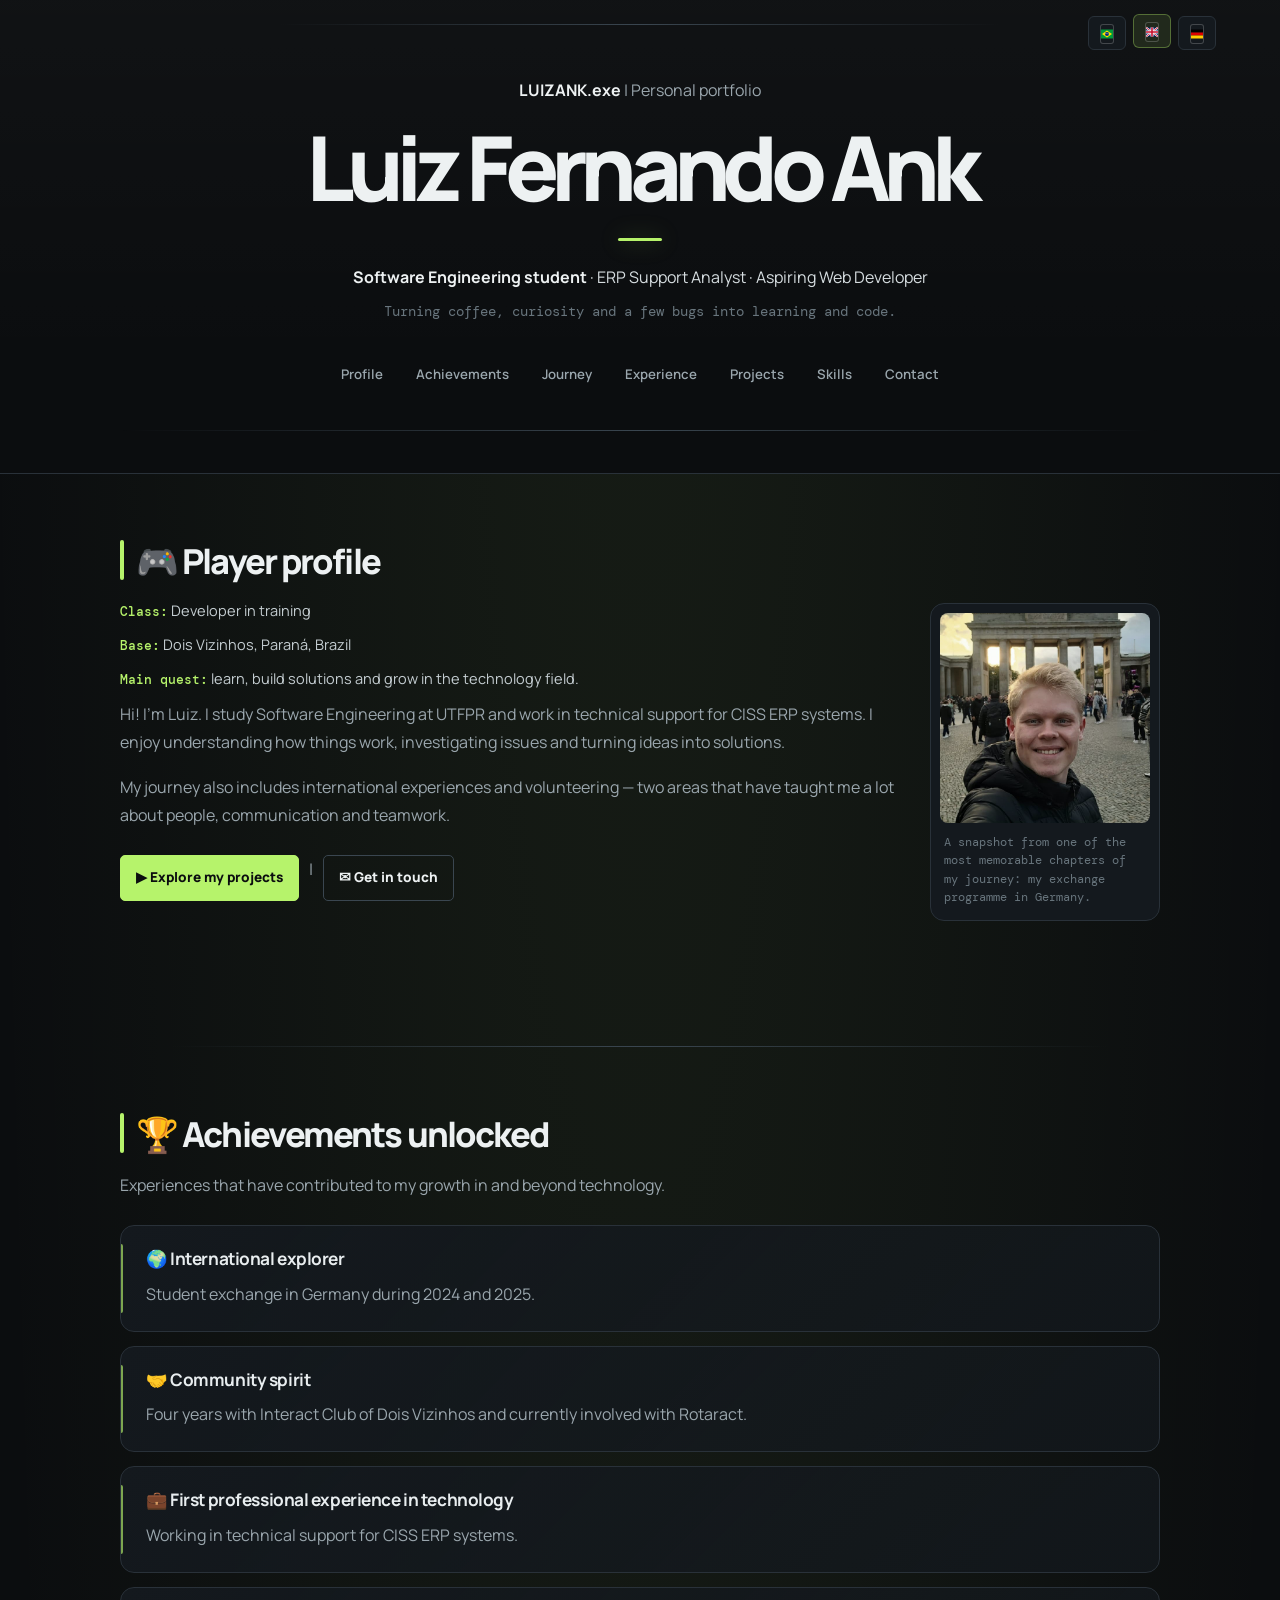
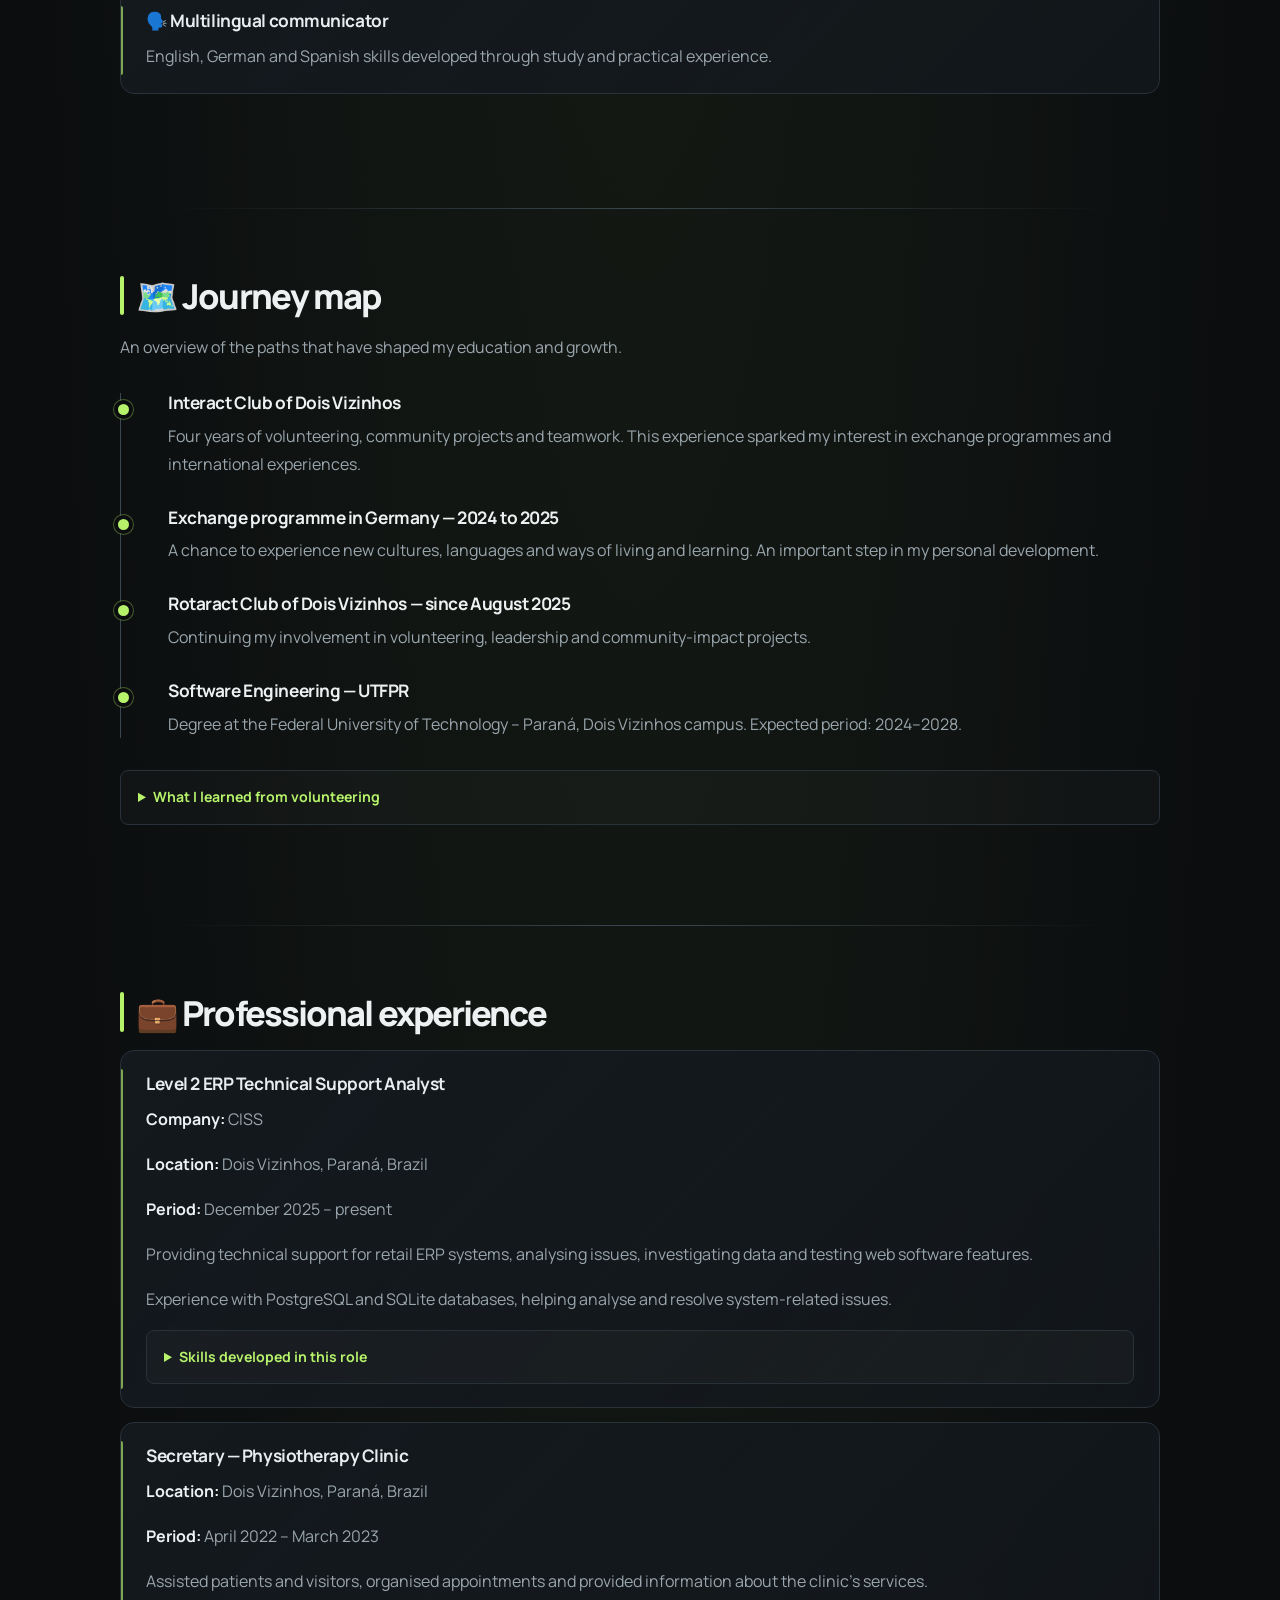
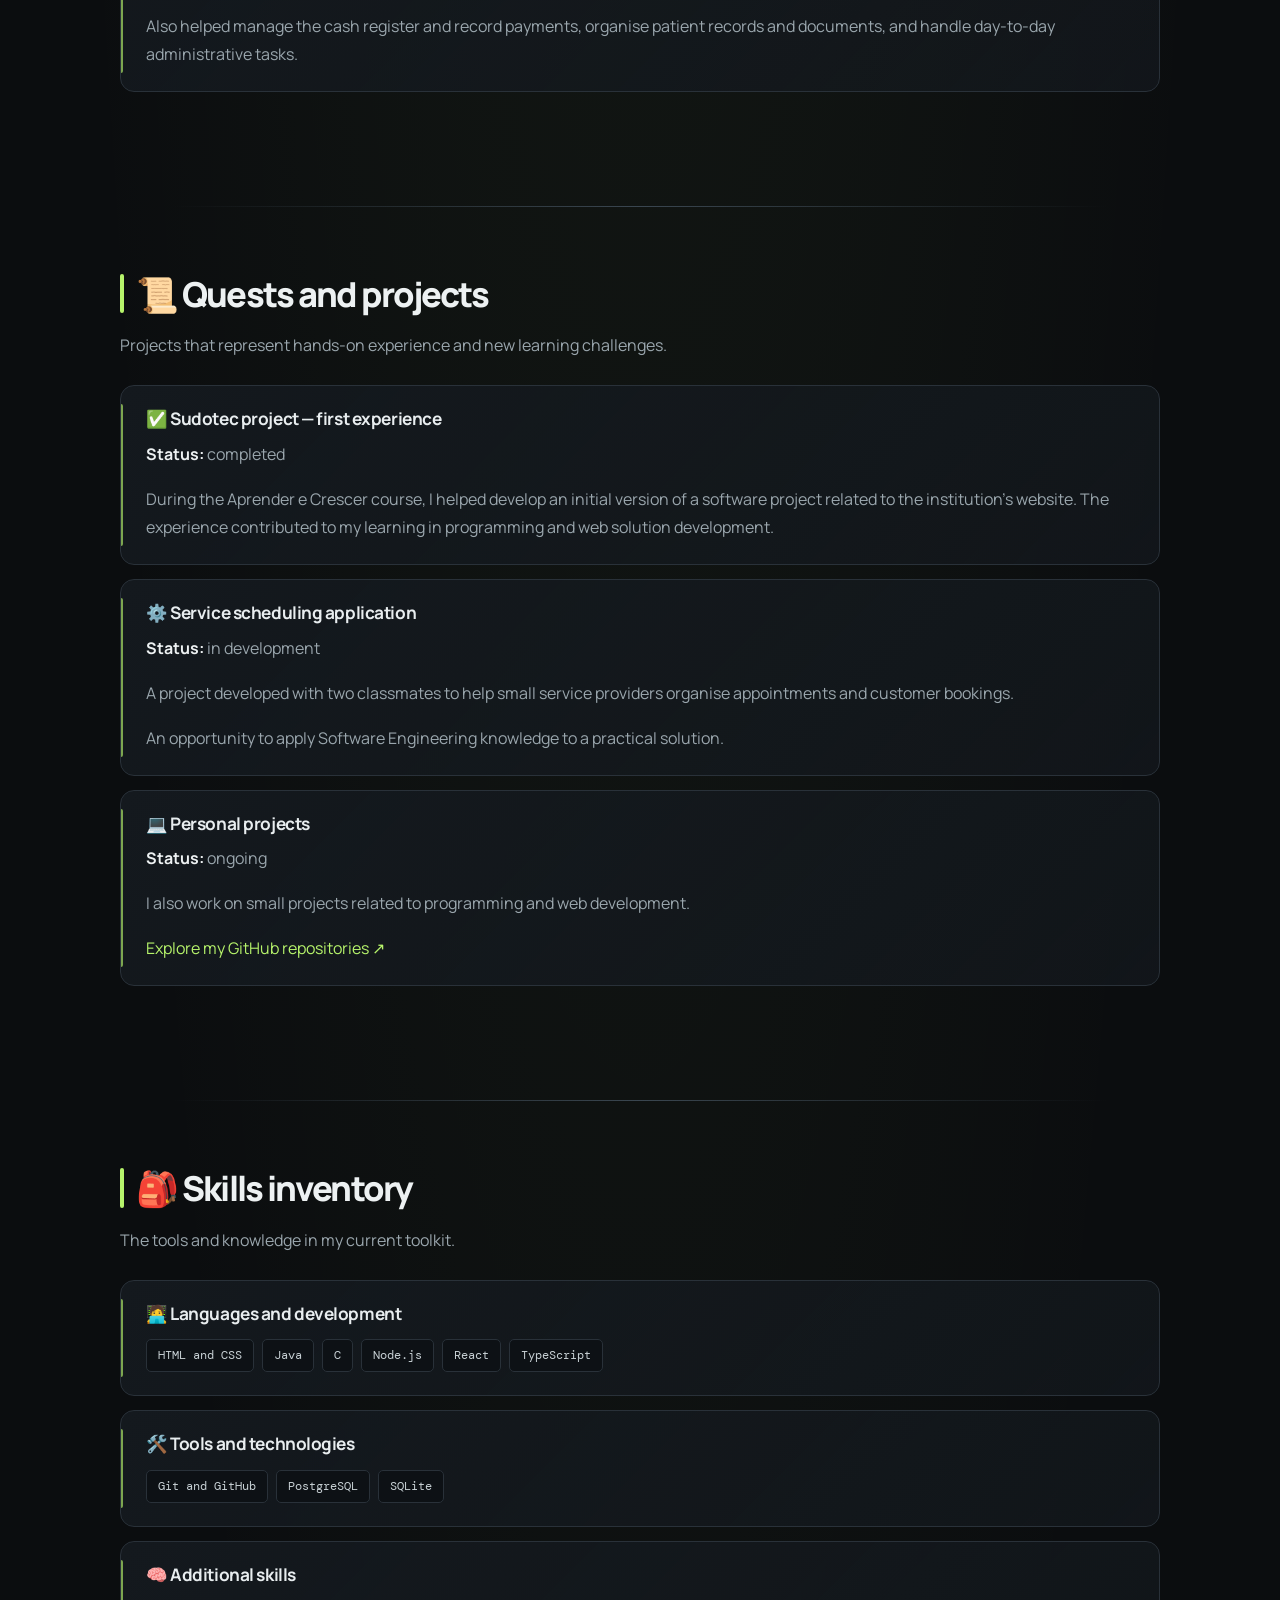
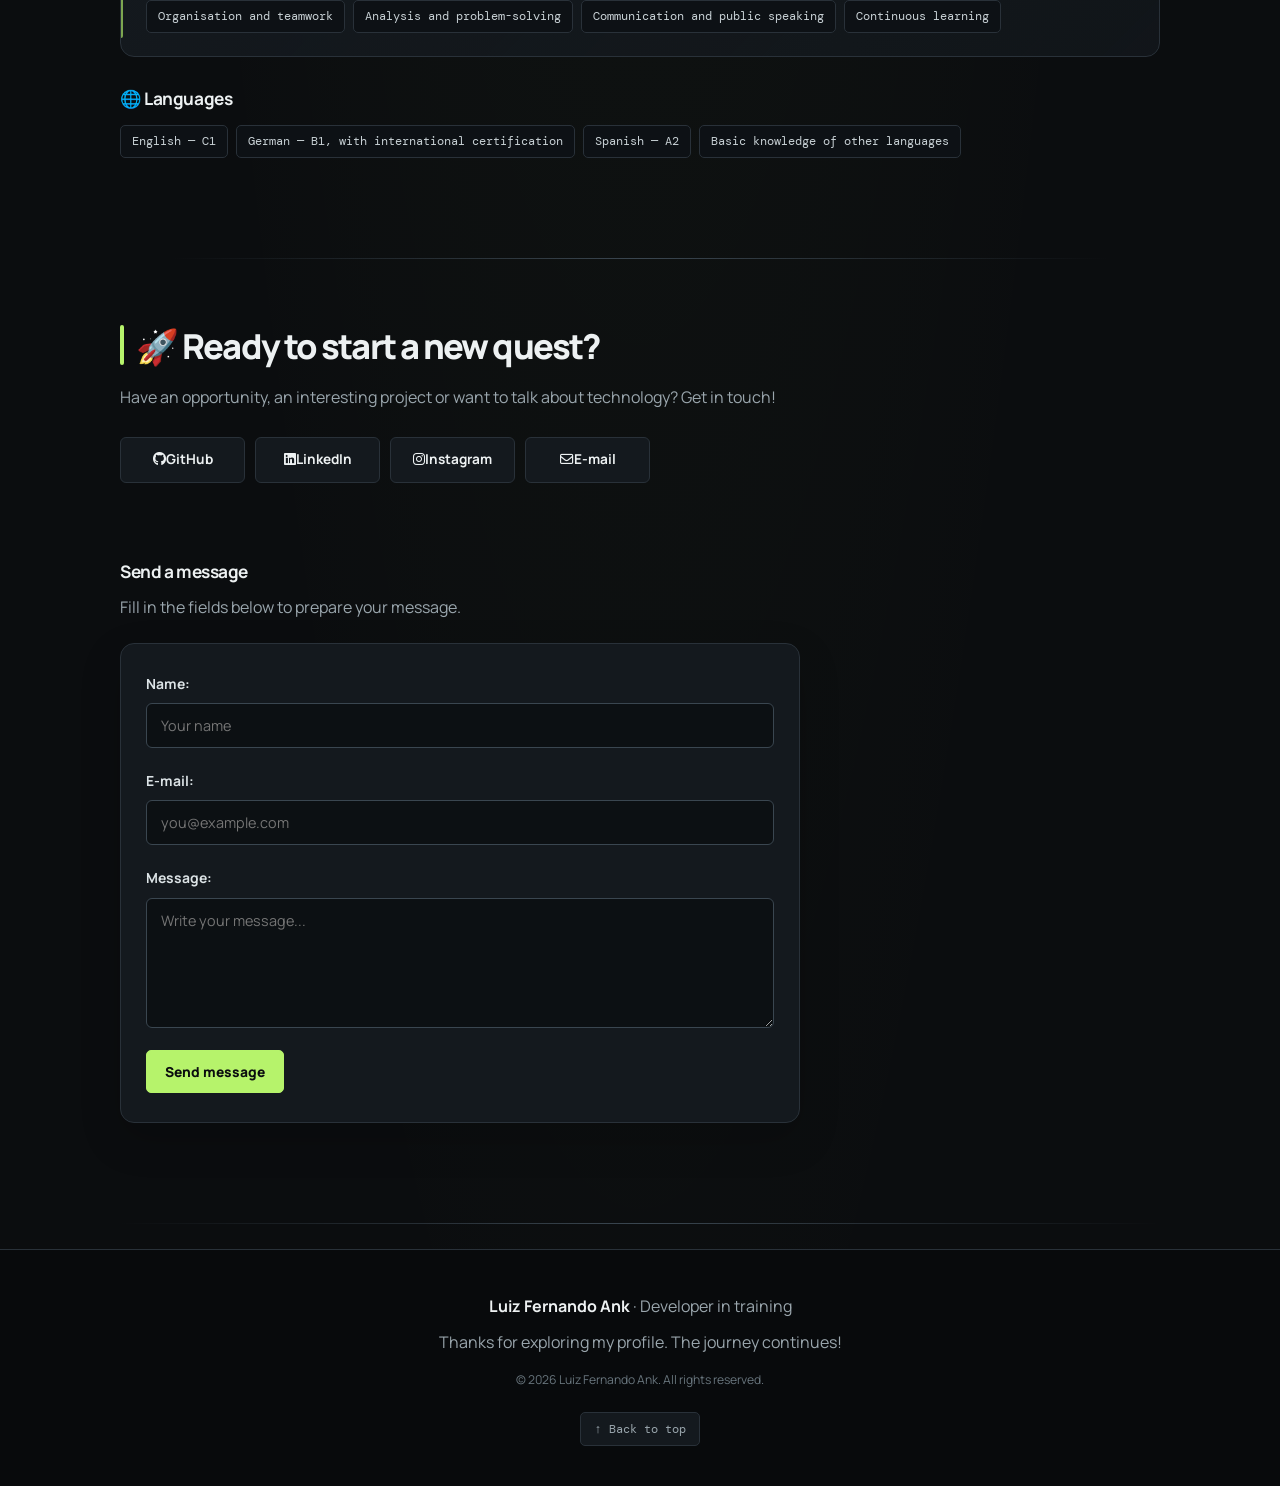
<file: index-en.html>
<!doctype html>
<html lang="en">
  <head>
    <meta charset="UTF-8" />
    <meta name="viewport" content="width=device-width, initial-scale=1.0" />
    <meta
      name="description"
      content="Meet Luiz Fernando Ank, a Software Engineering student at UTFPR and ERP technical support analyst. Explore his background, experience, projects and technology skills."
    />
    <meta name="author" content="Luiz Fernando Ank" />
    <meta name="robots" content="index, follow" />
    <meta name="theme-color" content="#0b0d0f" />
    <meta name="color-scheme" content="dark" />
    <link rel="icon" type="image/svg+xml" href="img/favicon.svg" />
    <meta property="og:type" content="website" />
    <meta property="og:locale" content="en_US" />
    <meta property="og:title" content="Luiz Fernando Ank | Portfolio" />
    <meta
      property="og:description"
      content="Luiz Fernando Ank's portfolio: background, professional experience, projects and skills in Software Engineering and technology."
    />
    <meta property="og:site_name" content="Luiz Fernando Ank — Portfolio" />
    <meta name="twitter:card" content="summary" />
    <meta name="twitter:title" content="Luiz Fernando Ank | Portfolio" />
    <meta
      name="twitter:description"
      content="Explore my background, professional experience, projects and technology skills."
    />
    <link rel="preconnect" href="https://fonts.googleapis.com" />
    <link rel="preconnect" href="https://fonts.gstatic.com" crossorigin />
    <link
      href="https://fonts.googleapis.com/css2?family=DM+Mono:wght@400;500&family=Manrope:wght@400;500;600;700;800&display=swap"
      rel="stylesheet"
    />
    <link
      rel="stylesheet"
      href="https://cdnjs.cloudflare.com/ajax/libs/font-awesome/6.7.2/css/all.min.css"
    />
    <link rel="stylesheet" href="style.css" />
    <title>Luiz Fernando Ank | Software Engineering Portfolio</title>
  </head>

  <body>
    <a class="skip-link" href="#conteudo">Skip to content</a>
    <header id="inicio">
      <nav class="language-switch" aria-label="Select language">
        <a href="index.html" lang="pt-BR" aria-label="Português">
          <svg viewBox="0 0 24 18" aria-hidden="true">
            <rect width="24" height="18" fill="#009b3a" />
            <path d="M12 2.2 22 9 12 15.8 2 9Z" fill="#ffdf00" />
            <circle cx="12" cy="9" r="4.1" fill="#002776" />
            <path d="M8 8.3c2.6-.7 5.3-.4 8 .8" fill="none" stroke="#fff" stroke-width=".65" />
          </svg>
        </a>
        <a href="index-en.html" lang="en" aria-label="English" aria-current="page">
          <svg viewBox="0 0 24 18" aria-hidden="true">
            <rect width="24" height="18" fill="#012169" />
            <path d="M0 0 24 18M24 0 0 18" stroke="#fff" stroke-width="4" />
            <path d="M0 0 24 18M24 0 0 18" stroke="#c8102e" stroke-width="1.7" />
            <path d="M12 0v18M0 9h24" stroke="#fff" stroke-width="6" />
            <path d="M12 0v18M0 9h24" stroke="#c8102e" stroke-width="3.2" />
          </svg>
        </a>
        <a href="index-de.html" lang="de" aria-label="Deutsch">
          <svg viewBox="0 0 24 18" aria-hidden="true">
            <rect width="24" height="6" fill="#000" />
            <rect y="6" width="24" height="6" fill="#d00" />
            <rect y="12" width="24" height="6" fill="#ffce00" />
          </svg>
        </a>
      </nav>
      <p><strong>LUIZANK.exe</strong> | Personal portfolio</p>
      <h1>Luiz Fernando Ank</h1>
      <p>
        <strong>Software Engineering student</strong> · ERP Support Analyst ·
        Aspiring Web Developer
      </p>
      <p>Turning coffee, curiosity and a few bugs into learning and code.</p>
      <nav aria-label="Main navigation">
        <ul>
          <li><a href="#perfil">Profile</a></li>
          <li><a href="#conquistas">Achievements</a></li>
          <li><a href="#jornada">Journey</a></li>
          <li><a href="#experiencia">Experience</a></li>
          <li><a href="#missoes">Projects</a></li>
          <li><a href="#inventario">Skills</a></li>
          <li><a href="#contato">Contact</a></li>
        </ul>
      </nav>
      <hr />
    </header>

    <main id="conteudo">
      <section id="perfil" aria-labelledby="titulo-perfil">
        <h2 id="titulo-perfil">🎮 Player profile</h2>
        <figure>
          <img
            src="img/foto-brandenburg.jpeg"
            alt="Luiz Fernando Ank in Berlin, Germany"
            width="180"
            height="180"
            loading="eager"
            decoding="async"
            fetchpriority="high"
          />
          <figcaption>
            A snapshot from one of the most memorable chapters of my journey:
            my exchange programme in Germany.
          </figcaption>
        </figure>
        <p><strong>Class:</strong> Developer in training</p>
        <p><strong>Base:</strong> Dois Vizinhos, Paraná, Brazil</p>
        <p>
          <strong>Main quest:</strong> learn, build solutions and grow in the
          technology field.
        </p>
        <p>
          Hi! I'm Luiz. I study Software Engineering at UTFPR and work in
          technical support for CISS ERP systems. I enjoy understanding how
          things work, investigating issues and turning ideas into solutions.
        </p>
        <p>
          My journey also includes international experiences and volunteering —
          two areas that have taught me a lot about people, communication and
          teamwork.
        </p>
        <p>
          <a href="#missoes">▶ Explore my projects</a> |
          <a href="#contato">✉ Get in touch</a>
        </p>
      </section>

      <hr />

      <section id="conquistas" aria-labelledby="titulo-conquistas">
        <h2 id="titulo-conquistas">🏆 Achievements unlocked</h2>
        <p>
          Experiences that have contributed to my growth in and beyond
          technology.
        </p>
        <article>
          <h3>🌍 International explorer</h3>
          <p>Student exchange in Germany during 2024 and 2025.</p>
        </article>
        <article>
          <h3>🤝 Community spirit</h3>
          <p>
            Four years with Interact Club of Dois Vizinhos and currently
            involved with Rotaract.
          </p>
        </article>
        <article>
          <h3>💼 First professional experience in technology</h3>
          <p>Working in technical support for CISS ERP systems.</p>
        </article>
        <article>
          <h3>🗣️ Multilingual communicator</h3>
          <p>
            English, German and Spanish skills developed through study and
            practical experience.
          </p>
        </article>
      </section>

      <hr />

      <section id="jornada" aria-labelledby="titulo-jornada">
        <h2 id="titulo-jornada">🗺️ Journey map</h2>
        <p>An overview of the paths that have shaped my education and growth.</p>
        <ol>
          <li>
            <h3>Interact Club of Dois Vizinhos</h3>
            <p>
              Four years of volunteering, community projects and teamwork. This
              experience sparked my interest in exchange programmes and
              international experiences.
            </p>
          </li>
          <li>
            <h3>Exchange programme in Germany — 2024 to 2025</h3>
            <p>
              A chance to experience new cultures, languages and ways of living
              and learning. An important step in my personal development.
            </p>
          </li>
          <li>
            <h3>Rotaract Club of Dois Vizinhos — since August 2025</h3>
            <p>
              Continuing my involvement in volunteering, leadership and
              community-impact projects.
            </p>
          </li>
          <li>
            <h3>Software Engineering — UTFPR</h3>
            <p>
              Degree at the Federal University of Technology – Paraná, Dois
              Vizinhos campus. Expected period: 2024–2028.
            </p>
          </li>
        </ol>
        <details>
          <summary>What I learned from volunteering</summary>
          <p>
            During my time with Interact and Rotaract, I had the opportunity to
            take on different roles and responsibilities. These experiences
            helped me develop leadership, public speaking, communication,
            activity planning, confidence speaking to an audience and teamwork.
          </p>
        </details>
      </section>

      <hr />

      <section id="experiencia" aria-labelledby="titulo-experiencia">
        <h2 id="titulo-experiencia">💼 Professional experience</h2>
        <article>
          <h3>Level 2 ERP Technical Support Analyst</h3>
          <p><strong>Company:</strong> CISS</p>
          <p><strong>Location:</strong> Dois Vizinhos, Paraná, Brazil</p>
          <p><strong>Period:</strong> December 2025 – present</p>
          <p>
            Providing technical support for retail ERP systems, analysing
            issues, investigating data and testing web software features.
          </p>
          <p>
            Experience with PostgreSQL and SQLite databases, helping analyse and
            resolve system-related issues.
          </p>
          <details>
            <summary>Skills developed in this role</summary>
            <ul>
              <li>Issue analysis and investigation;</li>
              <li>Working with systems used in day-to-day business operations;</li>
              <li>Database queries and data analysis;</li>
              <li>Communication and technical support;</li>
              <li>Feature testing and validation.</li>
            </ul>
          </details>
        </article>
        <article>
          <h3>Secretary — Physiotherapy Clinic</h3>
          <p><strong>Location:</strong> Dois Vizinhos, Paraná, Brazil</p>
          <p><strong>Period:</strong> April 2022 – March 2023</p>
          <p>
            Assisted patients and visitors, organised appointments and
            provided information about the clinic's services.
          </p>
          <p>
            Also helped manage the cash register and record payments, organise
            patient records and documents, and handle day-to-day administrative
            tasks.
          </p>
        </article>
      </section>

      <hr />

      <section id="missoes" aria-labelledby="titulo-missoes">
        <h2 id="titulo-missoes">📜 Quests and projects</h2>
        <p>
          Projects that represent hands-on experience and new learning
          challenges.
        </p>
        <article>
          <h3>✅ Sudotec project — first experience</h3>
          <p><strong>Status:</strong> completed</p>
          <p>
            During the Aprender e Crescer course, I helped develop an initial
            version of a software project related to the institution's website.
            The experience contributed to my learning in programming and web
            solution development.
          </p>
        </article>
        <article>
          <h3>⚙️ Service scheduling application</h3>
          <p><strong>Status:</strong> in development</p>
          <p>
            A project developed with two classmates to help small service
            providers organise appointments and customer bookings.
          </p>
          <p>
            An opportunity to apply Software Engineering knowledge to a
            practical solution.
          </p>
        </article>
        <article>
          <h3>💻 Personal projects</h3>
          <p><strong>Status:</strong> ongoing</p>
          <p>
            I also work on small projects related to programming and web
            development.
          </p>
          <p>
            <a
              href="https://github.com/luizank"
              target="_blank"
              rel="noopener noreferrer"
              >Explore my GitHub repositories ↗</a
            >
          </p>
        </article>
      </section>

      <hr />

      <section id="inventario" aria-labelledby="titulo-inventario">
        <h2 id="titulo-inventario">🎒 Skills inventory</h2>
        <p>The tools and knowledge in my current toolkit.</p>
        <article>
          <h3>🧑‍💻 Languages and development</h3>
          <ul>
            <li class="skill-item" tabindex="0" aria-describedby="uso-html-css">
              HTML and CSS
              <span class="skill-tooltip" id="uso-html-css" role="tooltip"
                >Used in Sudotec courses and at university.</span
              >
            </li>
            <li class="skill-item" tabindex="0" aria-describedby="uso-java">
              Java
              <span class="skill-tooltip" id="uso-java" role="tooltip"
                >Used in Sudotec courses and at university.</span
              >
            </li>
            <li class="skill-item" tabindex="0" aria-describedby="uso-c">
              C
              <span class="skill-tooltip" id="uso-c" role="tooltip"
                >Used at university.</span
              >
            </li>
            <li class="skill-item" tabindex="0" aria-describedby="uso-node">
              Node.js
              <span class="skill-tooltip" id="uso-node" role="tooltip"
                >Used in personal projects and at Sudotec.</span
              >
            </li>
            <li class="skill-item" tabindex="0" aria-describedby="uso-react">
              React
              <span class="skill-tooltip" id="uso-react" role="tooltip"
                >Used at Sudotec and in personal projects.</span
              >
            </li>
            <li
              class="skill-item"
              tabindex="0"
              aria-describedby="uso-typescript"
            >
              TypeScript
              <span class="skill-tooltip" id="uso-typescript" role="tooltip"
                >Used at Sudotec and in personal projects.</span
              >
            </li>
          </ul>
        </article>
        <article>
          <h3>🛠️ Tools and technologies</h3>
          <ul>
            <li class="skill-item" tabindex="0" aria-describedby="uso-git">
              Git and GitHub
              <span class="skill-tooltip" id="uso-git" role="tooltip"
                >Used in personal projects, at university and at Sudotec.</span
              >
            </li>
            <li
              class="skill-item"
              tabindex="0"
              aria-describedby="uso-postgresql"
            >
              PostgreSQL
              <span class="skill-tooltip" id="uso-postgresql" role="tooltip"
                >Used at university and at work.</span
              >
            </li>
            <li class="skill-item" tabindex="0" aria-describedby="uso-sqlite">
              SQLite
              <span class="skill-tooltip" id="uso-sqlite" role="tooltip"
                >Used at work.</span
              >
            </li>
          </ul>
        </article>
        <article>
          <h3>🧠 Additional skills</h3>
          <ul>
            <li class="skill-item" tabindex="0" aria-describedby="uso-organizacao">
              Organisation and teamwork
              <span class="skill-tooltip" id="uso-organizacao" role="tooltip"
                >Developed through Interact and Rotaract volunteering and team
                activities.</span
              >
            </li>
            <li class="skill-item" tabindex="0" aria-describedby="uso-analise">
              Analysis and problem-solving
              <span class="skill-tooltip" id="uso-analise" role="tooltip"
                >Practised in technical support for CISS ERP systems.</span
              >
            </li>
            <li class="skill-item" tabindex="0" aria-describedby="uso-comunicacao">
              Communication and public speaking
              <span class="skill-tooltip" id="uso-comunicacao" role="tooltip"
                >Developed through volunteering, leadership and speaking to the
                public.</span
              >
            </li>
            <li class="skill-item" tabindex="0" aria-describedby="uso-aprendizado">
              Continuous learning
              <span class="skill-tooltip" id="uso-aprendizado" role="tooltip"
                >Part of university, courses, personal projects and
                international experiences.</span
              >
            </li>
          </ul>
        </article>
        <h3>🌐 Languages</h3>
        <ul>
          <li class="skill-item" tabindex="0" aria-describedby="uso-ingles">
            English — C1
            <span class="skill-tooltip" id="uso-ingles" role="tooltip"
              >Practised on online platforms and during my exchange, with
              first-hand experience using it day to day.</span
            >
          </li>
          <li class="skill-item" tabindex="0" aria-describedby="uso-alemao">
            German — B1, with international certification
            <span class="skill-tooltip" id="uso-alemao" role="tooltip"
              >Practised during my exchange, with first-hand experience using it
              day to day.</span
            >
          </li>
          <li class="skill-item" tabindex="0" aria-describedby="uso-espanhol">
            Spanish — A2
            <span class="skill-tooltip" id="uso-espanhol" role="tooltip"
              >Practised through conversations with native speakers.</span
            >
          </li>
          <li class="skill-item" tabindex="0" aria-describedby="uso-outros-idiomas">
            Basic knowledge of other languages
            <span class="skill-tooltip" id="uso-outros-idiomas" role="tooltip"
              >Developed through study and practical experiences.</span
            >
          </li>
        </ul>
      </section>

      <hr />

      <section id="contato" aria-labelledby="titulo-contato">
        <h2 id="titulo-contato">🚀 Ready to start a new quest?</h2>
        <p>
          Have an opportunity, an interesting project or want to talk about
          technology? Get in touch!
        </p>
        <ul>
          <li>
            <a href="https://github.com/luizank" target="_blank" rel="noopener noreferrer" aria-label="Luiz Fernando Ank on GitHub (opens in a new tab)">
              <i class="fa-brands fa-github" aria-hidden="true"></i> GitHub
            </a>
          </li>
          <li>
            <a href="https://www.linkedin.com/in/luiz-fernando-ank-3b6985281/" target="_blank" rel="noopener noreferrer" aria-label="Luiz Fernando Ank on LinkedIn (opens in a new tab)">
              <i class="fa-brands fa-linkedin" aria-hidden="true"></i> LinkedIn
            </a>
          </li>
          <li>
            <a href="https://www.instagram.com/luiz_ank/" target="_blank" rel="noopener noreferrer" aria-label="Luiz Fernando Ank on Instagram (opens in a new tab)">
              <i class="fa-brands fa-instagram" aria-hidden="true"></i> Instagram
            </a>
          </li>
          <li>
            <button id="copiar-email" class="contact-copy-button" type="button" aria-describedby="email-status">
              <i class="fa-regular fa-envelope" aria-hidden="true"></i> E-mail
            </button>
          </li>
        </ul>
        <p id="email-status" role="status" aria-live="polite"></p>
        <h3>Send a message</h3>
        <p>Fill in the fields below to prepare your message.</p>
        <form action="#" method="post" aria-label="Contact form">
          <p>
            <label for="nome">Name:</label><br />
            <input type="text" id="nome" name="name" autocomplete="name" placeholder="Your name" required />
          </p>
          <p>
            <label for="email">E-mail:</label><br />
            <input type="email" id="email" name="email" autocomplete="email" placeholder="you@example.com" required />
          </p>
          <p>
            <label for="mensagem">Message:</label><br />
            <textarea id="mensagem" name="message" rows="5" placeholder="Write your message..." required></textarea>
          </p>
          <button type="submit">Send message</button>
        </form>
        <p id="contato-confirmacao" class="form-confirmation" role="status" aria-live="polite" hidden>
          Thank you very much for reaching out! Your message has been prepared,
          but it has not been sent because this form is not connected to a
          sending service.
        </p>
      </section>
    </main>

    <hr />

    <footer>
      <p><strong>Luiz Fernando Ank</strong> · Developer in training</p>
      <p>Thanks for exploring my profile. The journey continues!</p>
      <p><small>© 2026 Luiz Fernando Ank. All rights reserved.</small></p>
      <p><a href="#inicio">↑ Back to top</a></p>
    </footer>
    <script>
      const contactForm = document.querySelector('form[aria-label="Contact form"]');
      const formConfirmation = document.querySelector("#contato-confirmacao");
      const copyEmailButton = document.querySelector("#copiar-email");
      const emailStatus = document.querySelector("#email-status");
      const emailAddress = "luizfernandoank@gmail.com";

      contactForm.addEventListener("submit", (event) => {
        event.preventDefault();
        formConfirmation.hidden = false;
      });

      copyEmailButton.addEventListener("click", async () => {
        try {
          if (navigator.clipboard?.writeText) {
            await navigator.clipboard.writeText(emailAddress);
          } else {
            const temporaryField = document.createElement("textarea");
            temporaryField.value = emailAddress;
            temporaryField.setAttribute("readonly", "");
            temporaryField.style.position = "fixed";
            temporaryField.style.opacity = "0";
            document.body.appendChild(temporaryField);
            temporaryField.select();
            const copied = document.execCommand("copy");
            temporaryField.remove();
            if (!copied) throw new Error("The browser could not copy the e-mail address.");
          }
          emailStatus.textContent = "E-mail address copied to the clipboard.";
        } catch (error) {
          emailStatus.textContent = `Could not copy automatically. E-mail: ${emailAddress}`;
        }
      });
    </script>
  </body>
</html>
</file>
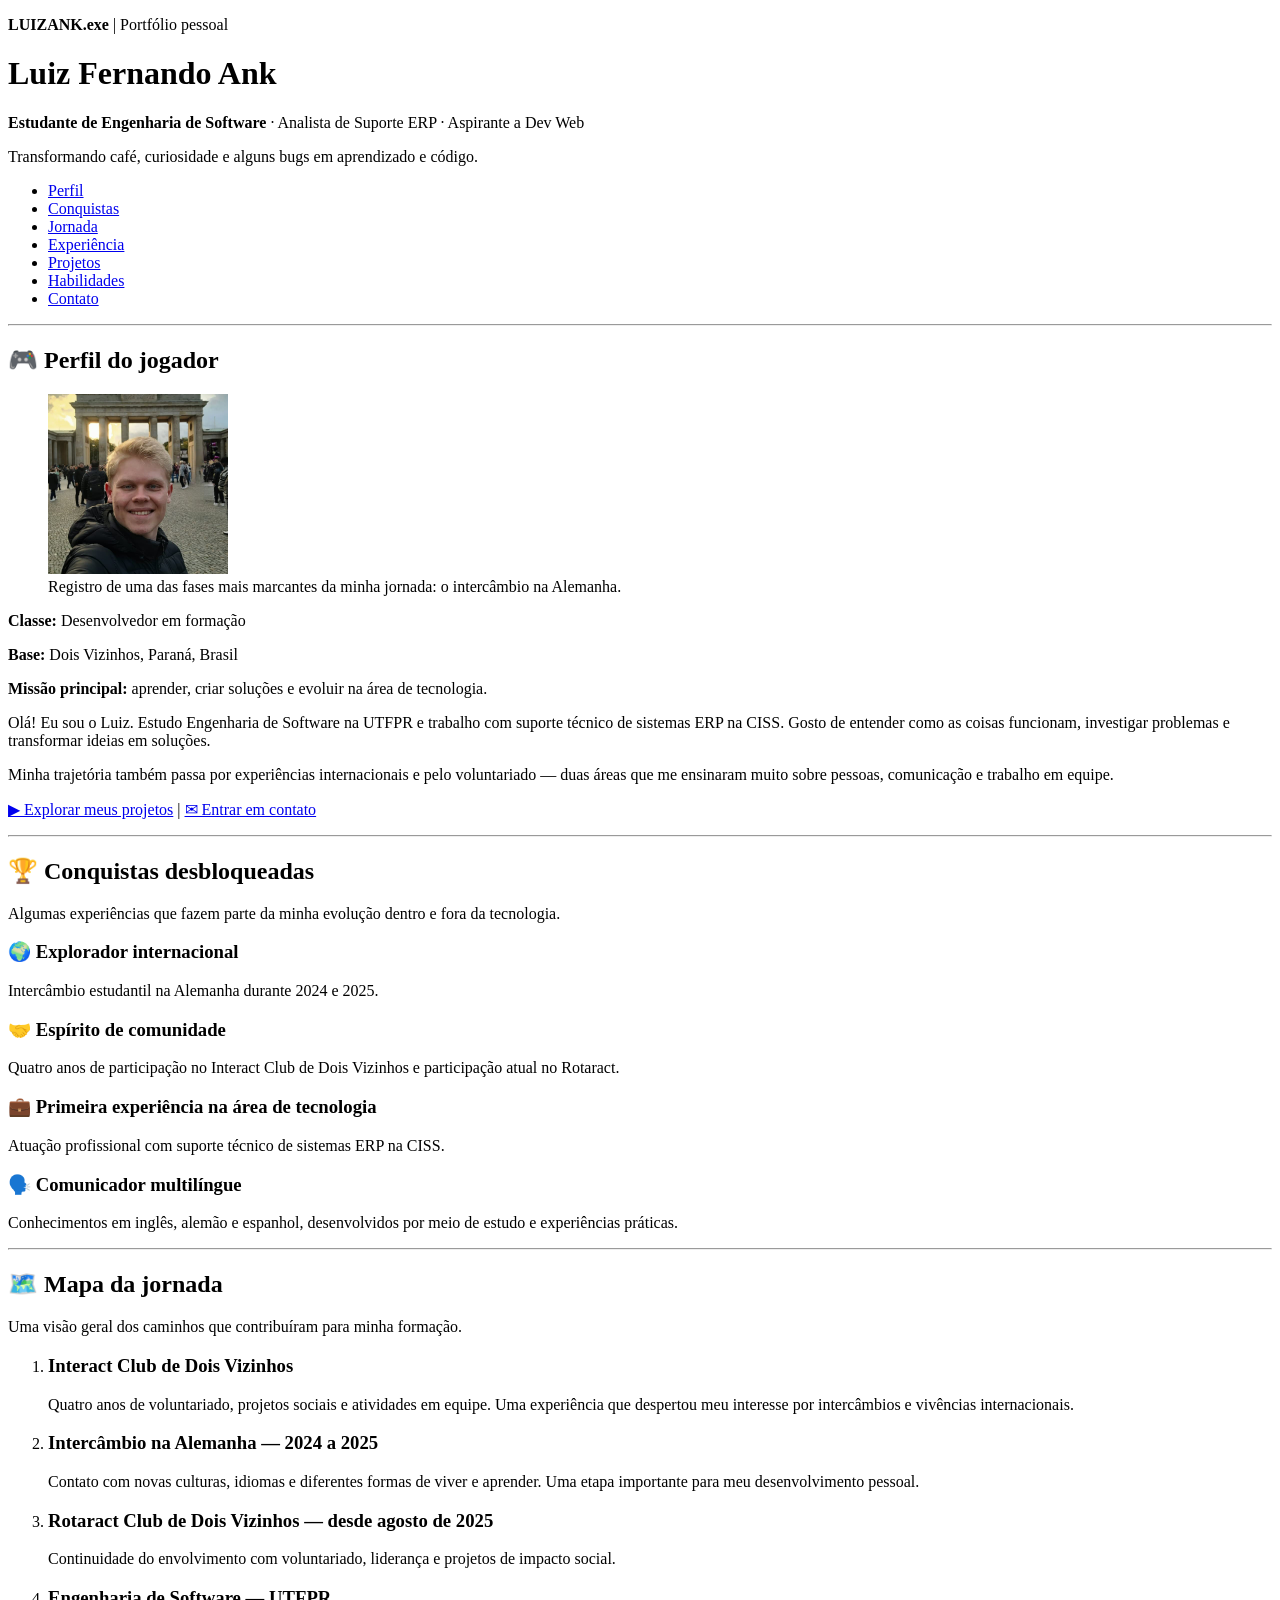
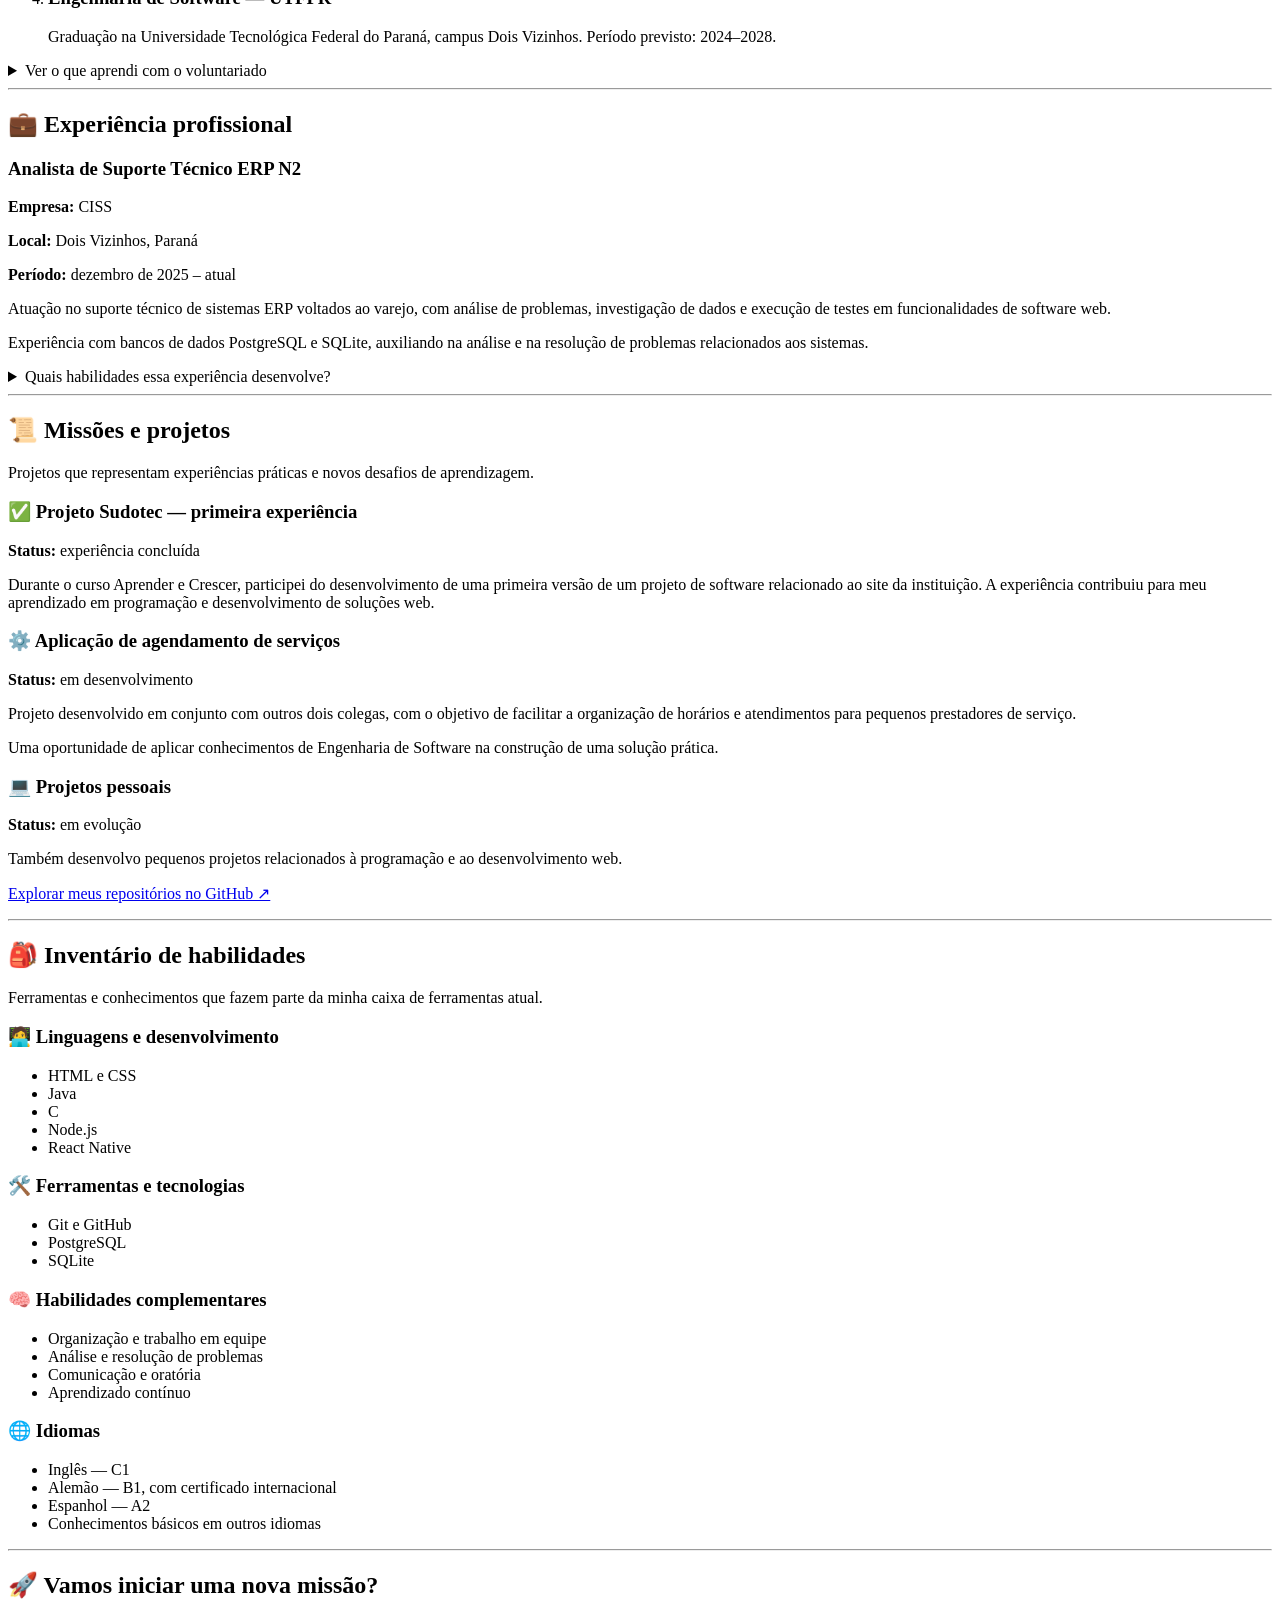
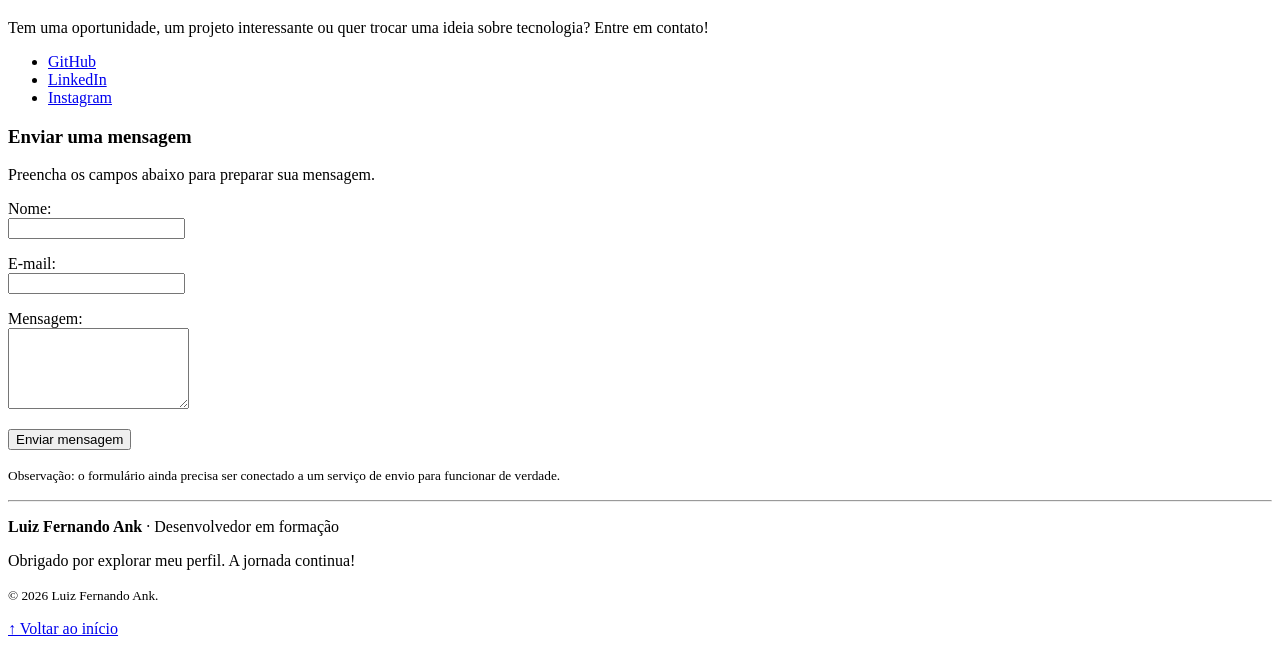
<file: projetoinicial.html>
<!doctype html>
<html lang="pt-BR">
  <head>
    <meta charset="UTF-8" />
    <meta name="viewport" content="width=device-width, initial-scale=1.0" />
    <meta
      name="description"
      content="Portfólio de Luiz Fernando Ank: estudante de Engenharia de Software, analista de suporte ERP e aspirante a desenvolvedor web."
    />
    <title>Luiz Fernando Ank | Portfólio</title>
  </head>

  <body>
    <header id="inicio">
      <p><strong>LUIZANK.exe</strong> | Portfólio pessoal</p>
      <h1>Luiz Fernando Ank</h1>
      <p>
        <strong>Estudante de Engenharia de Software</strong> · Analista de
        Suporte ERP · Aspirante a Dev Web
      </p>
      <p>
        Transformando café, curiosidade e alguns bugs em aprendizado e código.
      </p>

      <nav aria-label="Navegação principal">
        <ul>
          <li><a href="#perfil">Perfil</a></li>
          <li><a href="#conquistas">Conquistas</a></li>
          <li><a href="#jornada">Jornada</a></li>
          <li><a href="#experiencia">Experiência</a></li>
          <li><a href="#missoes">Projetos</a></li>
          <li><a href="#inventario">Habilidades</a></li>
          <li><a href="#contato">Contato</a></li>
        </ul>
      </nav>
      <hr />
    </header>

    <main>
      <section id="perfil" aria-labelledby="titulo-perfil">
        <h2 id="titulo-perfil">🎮 Perfil do jogador</h2>
        <figure>
          <img
            src="pics/foto-brandenburg.jpeg"
            alt="Luiz Fernando Ank em Berlim, na Alemanha"
            width="180"
            height="180"
          />
          <figcaption>
            Registro de uma das fases mais marcantes da minha jornada: o
            intercâmbio na Alemanha.
          </figcaption>
        </figure>

        <p><strong>Classe:</strong> Desenvolvedor em formação</p>
        <p><strong>Base:</strong> Dois Vizinhos, Paraná, Brasil</p>
        <p>
          <strong>Missão principal:</strong> aprender, criar soluções e evoluir
          na área de tecnologia.
        </p>

        <p>
          Olá! Eu sou o Luiz. Estudo Engenharia de Software na UTFPR e trabalho
          com suporte técnico de sistemas ERP na CISS. Gosto de entender como as
          coisas funcionam, investigar problemas e transformar ideias em
          soluções.
        </p>
        <p>
          Minha trajetória também passa por experiências internacionais e pelo
          voluntariado — duas áreas que me ensinaram muito sobre pessoas,
          comunicação e trabalho em equipe.
        </p>
        <p>
          <a href="#missoes">▶ Explorar meus projetos</a> |
          <a href="#contato">✉ Entrar em contato</a>
        </p>
      </section>

      <hr />

      <section id="conquistas" aria-labelledby="titulo-conquistas">
        <h2 id="titulo-conquistas">🏆 Conquistas desbloqueadas</h2>
        <p>
          Algumas experiências que fazem parte da minha evolução dentro e fora
          da tecnologia.
        </p>

        <article>
          <h3>🌍 Explorador internacional</h3>
          <p>Intercâmbio estudantil na Alemanha durante 2024 e 2025.</p>
        </article>

        <article>
          <h3>🤝 Espírito de comunidade</h3>
          <p>
            Quatro anos de participação no Interact Club de Dois Vizinhos e
            participação atual no Rotaract.
          </p>
        </article>

        <article>
          <h3>💼 Primeira experiência na área de tecnologia</h3>
          <p>
            Atuação profissional com suporte técnico de sistemas ERP na CISS.
          </p>
        </article>

        <article>
          <h3>🗣️ Comunicador multilíngue</h3>
          <p>
            Conhecimentos em inglês, alemão e espanhol, desenvolvidos por meio
            de estudo e experiências práticas.
          </p>
        </article>
      </section>

      <hr />

      <section id="jornada" aria-labelledby="titulo-jornada">
        <h2 id="titulo-jornada">🗺️ Mapa da jornada</h2>
        <p>
          Uma visão geral dos caminhos que contribuíram para minha formação.
        </p>

        <ol>
          <li>
            <h3>Interact Club de Dois Vizinhos</h3>
            <p>
              Quatro anos de voluntariado, projetos sociais e atividades em
              equipe. Uma experiência que despertou meu interesse por
              intercâmbios e vivências internacionais.
            </p>
          </li>
          <li>
            <h3>Intercâmbio na Alemanha — 2024 a 2025</h3>
            <p>
              Contato com novas culturas, idiomas e diferentes formas de viver e
              aprender. Uma etapa importante para meu desenvolvimento pessoal.
            </p>
          </li>
          <li>
            <h3>Rotaract Club de Dois Vizinhos — desde agosto de 2025</h3>
            <p>
              Continuidade do envolvimento com voluntariado, liderança e
              projetos de impacto social.
            </p>
          </li>
          <li>
            <h3>Engenharia de Software — UTFPR</h3>
            <p>
              Graduação na Universidade Tecnológica Federal do Paraná, campus
              Dois Vizinhos. Período previsto: 2024–2028.
            </p>
          </li>
        </ol>

        <details>
          <summary>Ver o que aprendi com o voluntariado</summary>
          <p>
            Ao longo da participação no Interact e no Rotaract, tive a
            oportunidade de assumir diferentes cargos e responsabilidades. Essas
            experiências contribuíram para desenvolver liderança, oratória,
            comunicação, organização de atividades, exposição ao público e
            trabalho em equipe.
          </p>
        </details>
      </section>

      <hr />

      <section id="experiencia" aria-labelledby="titulo-experiencia">
        <h2 id="titulo-experiencia">💼 Experiência profissional</h2>
        <article>
          <h3>Analista de Suporte Técnico ERP N2</h3>
          <p><strong>Empresa:</strong> CISS</p>
          <p><strong>Local:</strong> Dois Vizinhos, Paraná</p>
          <p><strong>Período:</strong> dezembro de 2025 – atual</p>
          <p>
            Atuação no suporte técnico de sistemas ERP voltados ao varejo, com
            análise de problemas, investigação de dados e execução de testes em
            funcionalidades de software web.
          </p>
          <p>
            Experiência com bancos de dados PostgreSQL e SQLite, auxiliando na
            análise e na resolução de problemas relacionados aos sistemas.
          </p>
          <details>
            <summary>Quais habilidades essa experiência desenvolve?</summary>
            <ul>
              <li>Análise e investigação de problemas;</li>
              <li>Contato com sistemas utilizados no dia a dia de empresas;</li>
              <li>Consultas e análise de dados;</li>
              <li>Comunicação e atendimento técnico;</li>
              <li>Testes e validação de funcionalidades.</li>
            </ul>
          </details>
        </article>
      </section>

      <hr />

      <section id="missoes" aria-labelledby="titulo-missoes">
        <h2 id="titulo-missoes">📜 Missões e projetos</h2>
        <p>
          Projetos que representam experiências práticas e novos desafios de
          aprendizagem.
        </p>

        <article>
          <h3>✅ Projeto Sudotec — primeira experiência</h3>
          <p><strong>Status:</strong> experiência concluída</p>
          <p>
            Durante o curso Aprender e Crescer, participei do desenvolvimento de
            uma primeira versão de um projeto de software relacionado ao site da
            instituição. A experiência contribuiu para meu aprendizado em
            programação e desenvolvimento de soluções web.
          </p>
        </article>

        <article>
          <h3>⚙️ Aplicação de agendamento de serviços</h3>
          <p><strong>Status:</strong> em desenvolvimento</p>
          <p>
            Projeto desenvolvido em conjunto com outros dois colegas, com o
            objetivo de facilitar a organização de horários e atendimentos para
            pequenos prestadores de serviço.
          </p>
          <p>
            Uma oportunidade de aplicar conhecimentos de Engenharia de Software
            na construção de uma solução prática.
          </p>
        </article>

        <article>
          <h3>💻 Projetos pessoais</h3>
          <p><strong>Status:</strong> em evolução</p>
          <p>
            Também desenvolvo pequenos projetos relacionados à programação e ao
            desenvolvimento web.
          </p>
          <p>
            <a
              href="https://github.com/luizank"
              target="_blank"
              rel="noopener noreferrer"
              >Explorar meus repositórios no GitHub ↗</a
            >
          </p>
        </article>
      </section>

      <hr />

      <section id="inventario" aria-labelledby="titulo-inventario">
        <h2 id="titulo-inventario">🎒 Inventário de habilidades</h2>
        <p>
          Ferramentas e conhecimentos que fazem parte da minha caixa de
          ferramentas atual.
        </p>

        <article>
          <h3>🧑‍💻 Linguagens e desenvolvimento</h3>
          <ul>
            <li>HTML e CSS</li>
            <li>Java</li>
            <li>C</li>
            <li>Node.js</li>
            <li>React Native</li>
          </ul>
        </article>

        <article>
          <h3>🛠️ Ferramentas e tecnologias</h3>
          <ul>
            <li>Git e GitHub</li>
            <li>PostgreSQL</li>
            <li>SQLite</li>
          </ul>
        </article>

        <article>
          <h3>🧠 Habilidades complementares</h3>
          <ul>
            <li>Organização e trabalho em equipe</li>
            <li>Análise e resolução de problemas</li>
            <li>Comunicação e oratória</li>
            <li>Aprendizado contínuo</li>
          </ul>
        </article>

        <h3>🌐 Idiomas</h3>
        <ul>
          <li>Inglês — C1</li>
          <li>Alemão — B1, com certificado internacional</li>
          <li>Espanhol — A2</li>
          <li>Conhecimentos básicos em outros idiomas</li>
        </ul>
      </section>

      <hr />

      <section id="contato" aria-labelledby="titulo-contato">
        <h2 id="titulo-contato">🚀 Vamos iniciar uma nova missão?</h2>
        <p>
          Tem uma oportunidade, um projeto interessante ou quer trocar uma ideia
          sobre tecnologia? Entre em contato!
        </p>

        <ul>
          <li>
            <a
              href="https://github.com/luizank"
              target="_blank"
              rel="noopener noreferrer"
              >GitHub</a
            >
          </li>
          <li>
            <a
              href="https://www.linkedin.com/in/luiz-fernando-ank-3b6985281/"
              target="_blank"
              rel="noopener noreferrer"
              >LinkedIn</a
            >
          </li>
          <li>
            <a
              href="https://www.instagram.com/luiz_ank/"
              target="_blank"
              rel="noopener noreferrer"
              >Instagram</a
            >
          </li>
        </ul>

        <h3>Enviar uma mensagem</h3>
        <p>Preencha os campos abaixo para preparar sua mensagem.</p>
        <!-- Este formulário é apenas estrutural. Configure um serviço de envio para receber mensagens. -->
        <form action="#" method="post">
          <p>
            <label for="nome">Nome:</label><br />
            <input
              type="text"
              id="nome"
              name="nome"
              autocomplete="name"
              required
            />
          </p>
          <p>
            <label for="email">E-mail:</label><br />
            <input
              type="email"
              id="email"
              name="email"
              autocomplete="email"
              required
            />
          </p>
          <p>
            <label for="mensagem">Mensagem:</label><br />
            <textarea
              id="mensagem"
              name="mensagem"
              rows="5"
              required
            ></textarea>
          </p>
          <button type="submit">Enviar mensagem</button>
        </form>
        <p>
          <small
            >Observação: o formulário ainda precisa ser conectado a um serviço
            de envio para funcionar de verdade.</small
          >
        </p>
      </section>
    </main>

    <hr />

    <footer>
      <p><strong>Luiz Fernando Ank</strong> · Desenvolvedor em formação</p>
      <p>Obrigado por explorar meu perfil. A jornada continua!</p>
      <p><small>© 2026 Luiz Fernando Ank.</small></p>
      <p><a href="#inicio">↑ Voltar ao início</a></p>
    </footer>
  </body>
</html>
</file>
<file: style.css>
@import url("https://fonts.googleapis.com/css2?family=DM+Mono:wght@400;500&family=Manrope:wght@400;500;600;700;800&display=swap");

:root {
  color-scheme: dark;
  --bg: #0b0d0f;
  --bg-soft: #101418;
  --surface: #14191e;
  --surface-raised: #1a2128;
  --line: #293139;
  --line-strong: #3a4650;
  --text: #edf1f2;
  --muted: #9aa6ad;
  --subtle: #68757d;
  --accent: #b6f36b;
  --accent-soft: rgba(182, 243, 107, 0.1);
  --accent-line: rgba(182, 243, 107, 0.34);
  --radius: 14px;
  --content: 1040px;
  --mono: "DM Mono", "Consolas", monospace;
  --sans: "Manrope", "Segoe UI", Arial, sans-serif;
}

* {
  box-sizing: border-box;
}

html {
  scroll-behavior: smooth;
  scroll-padding-top: 30px;
}

body {
  margin: 0;
  color: var(--text);
  background:
    radial-gradient(
      ellipse at 50% -18%,
      rgba(182, 243, 107, 0.075),
      transparent 42rem
    ),
    var(--bg);
  font: 16px/1.75 var(--sans);
  -webkit-font-smoothing: antialiased;
}

::selection {
  color: #0b0d0f;
  background: var(--accent);
}

a {
  color: var(--accent);
  text-decoration: none;
  transition:
    color 0.22s ease,
    background 0.22s ease,
    border-color 0.22s ease,
    transform 0.22s ease,
    box-shadow 0.22s ease;
}

a:hover {
  color: #d5ff9d;
}

a:focus-visible,
button:focus-visible,
input:focus-visible,
textarea:focus-visible,
summary:focus-visible {
  outline: 2px solid var(--accent);
  outline-offset: 4px;
}

p {
  margin: 0 0 17px;
  color: var(--muted);
}

strong {
  color: var(--text);
  font-weight: 700;
}

h1,
h2,
h3 {
  color: var(--text);
  line-height: 1.2;
}

h2 {
  margin: 0 0 17px;
  font-size: clamp(1.65rem, 3vw, 2.15rem);
  font-weight: 800;
  letter-spacing: -0.055em;
}

h3 {
  margin: 0 0 10px;
  font-size: 1.08rem;
  font-weight: 700;
  letter-spacing: -0.025em;
}

/* Cabeçalho — apresentação limpa com assinatura técnica */
header {
  position: relative;
  overflow: hidden;
  padding: 76px 5% 42px;
  text-align: center;
  background:
    linear-gradient(180deg, rgba(255, 255, 255, 0.025), transparent 78%),
    var(--bg);
  border-bottom: 1px solid var(--line);
}

.language-switch {
  position: absolute;
  z-index: 1;
  top: 16px;
  right: 5%;
  display: flex;
  gap: 7px;
}

.language-switch a {
  display: grid;
  width: 38px;
  height: 34px;
  place-items: center;
  background: var(--surface);
  border: 1px solid var(--line);
  border-radius: 6px;
  font-size: 1.15rem;
  line-height: 1;
  transition:
    background 0.2s ease,
    border-color 0.2s ease,
    transform 0.2s ease;
}

.language-switch svg {
  display: block;
  width: 24px;
  height: 18px;
  border-radius: 2px;
  box-shadow: 0 0 0 1px rgba(255, 255, 255, 0.2);
}

.language-switch a:hover,
.language-switch a[aria-current="page"] {
  background: var(--accent-soft);
  border-color: var(--accent-line);
  transform: translateY(-2px);
}

header::before {
  position: absolute;
  top: 24px;
  left: 50%;
  width: min(720px, 80%);
  height: 1px;
  content: "";
  transform: translateX(-50%);
  background: linear-gradient(
    90deg,
    transparent,
    var(--line-strong),
    transparent
  );
}

header > p:first-child {
  display: inline-flex;
  align-items: center;
  gap: 9px;
  margin: 0 0 28px;
  padding: 7px 12px;
  color: var(--muted);
  background: var(--surface);
  border: 1px solid var(--line);
  border-radius: 5px;
  font: 0.76rem/1.4 var(--mono);
  letter-spacing: 0.035em;
}

header > p:first-child strong {
  color: var(--accent);
  font-weight: 500;
}

header h1 {
  margin: 0;
  font-size: clamp(2.8rem, 7vw, 5.6rem);
  font-weight: 800;
  letter-spacing: -0.085em;
  line-height: 1.02;
}

header h1::after {
  display: block;
  width: 44px;
  height: 3px;
  margin: 26px auto 22px;
  content: "";
  background: var(--accent);
  border-radius: 99px;
  box-shadow: 0 0 22px rgba(182, 243, 107, 0.35);
}

header > p:nth-of-type(2) {
  max-width: 760px;
  margin: 0 auto 9px;
  color: #d6dde0;
  font-size: 1rem;
}

header > p:nth-of-type(3) {
  margin: 0 auto 30px;
  color: var(--subtle);
  font: 0.88rem/1.7 var(--mono);
}

nav ul {
  display: flex;
  justify-content: center;
  flex-wrap: wrap;
  gap: 7px;
  margin: 30px auto 0;
  padding: 0;
  list-style: none;
}

nav a {
  display: inline-block;
  padding: 8px 12px;
  color: var(--muted);
  background: transparent;
  border: 1px solid transparent;
  border-radius: 5px;
  font-size: 0.83rem;
  font-weight: 600;
}

nav a:hover {
  color: var(--accent);
  background: var(--accent-soft);
  border-color: var(--accent-line);
  transform: translateY(-2px);
}

header hr,
main > hr,
body > hr {
  width: min(var(--content), 90%);
  height: 1px;
  margin: 34px auto 0;
  border: 0;
  background: linear-gradient(
    90deg,
    transparent,
    var(--line-strong),
    transparent
  );
}

/* Conteúdo e ritmo vertical */
main {
  width: min(var(--content), 88%);
  margin: 0 auto;
}

main > section {
  padding: 66px 0;
  scroll-margin-top: 24px;
}

main > section > h2 {
  display: flex;
  align-items: center;
  gap: 12px;
}

main > section > h2::before {
  width: 4px;
  height: 1.15em;
  flex: 0 0 4px;
  content: "";
  background: var(--accent);
  border-radius: 4px;
}

section > p:first-of-type {
  margin-bottom: 26px;
}

/* Perfil */
#perfil {
  display: flow-root;
}

#perfil figure {
  float: right;
  width: 230px;
  margin: 5px 0 25px 36px;
  padding: 9px;
  background: var(--surface);
  border: 1px solid var(--line);
  border-radius: var(--radius);
  transition:
    transform 0.3s ease,
    border-color 0.3s ease,
    box-shadow 0.3s ease;
}

#perfil figure:hover {
  transform: translateY(-5px) rotate(-1deg);
  border-color: var(--accent-line);
  box-shadow: 0 18px 50px rgba(0, 0, 0, 0.38);
}

#perfil figure img {
  display: block;
  width: 100%;
  height: auto;
  aspect-ratio: 1;
  object-fit: cover;
  border-radius: 8px;
  filter: saturate(0.82);
  transition: filter 0.3s ease;
}

#perfil figure:hover img {
  filter: saturate(1);
}

#perfil figcaption {
  padding: 11px 4px 3px;
  color: var(--subtle);
  font: 0.72rem/1.6 var(--mono);
}

#perfil > p:nth-of-type(-n + 3) {
  margin-bottom: 8px;
  color: #c4cdd1;
  font-size: 0.91rem;
}

#perfil > p:nth-of-type(-n + 3) strong {
  color: var(--accent);
  font-family: var(--mono);
  font-size: 0.82rem;
  font-weight: 500;
}

#perfil > p:last-child {
  display: flex;
  flex-wrap: wrap;
  gap: 10px;
  margin-top: 26px;
}

#perfil > p:last-child a {
  display: inline-flex;
  align-items: center;
  padding: 10px 15px;
  color: var(--bg);
  background: var(--accent);
  border: 1px solid var(--accent);
  border-radius: 5px;
  font-size: 0.85rem;
  font-weight: 800;
}

#perfil > p:last-child a + a {
  color: var(--text);
  background: transparent;
  border-color: var(--line-strong);
}

#perfil > p:last-child a:hover {
  color: var(--bg);
  background: #d0ff96;
  border-color: #d0ff96;
  transform: translateY(-3px);
  box-shadow: 0 9px 24px rgba(182, 243, 107, 0.12);
}

#perfil > p:last-child a + a:hover {
  color: var(--accent);
  background: var(--accent-soft);
  border-color: var(--accent-line);
}

/* Conquistas, experiência, projetos e inventário */
#conquistas > article,
#experiencia article,
#missoes > article,
#inventario > article {
  position: relative;
  margin: 14px 0;
  padding: 23px 25px;
  background: linear-gradient(135deg, var(--surface), rgba(20, 25, 30, 0.72));
  border: 1px solid var(--line);
  border-radius: var(--radius);
  transition:
    transform 0.25s ease,
    border-color 0.25s ease,
    background 0.25s ease,
    box-shadow 0.25s ease;
}

#conquistas > article::before,
#experiencia article::before,
#missoes > article::before,
#inventario > article::before {
  position: absolute;
  top: 18px;
  bottom: 18px;
  left: 0;
  width: 2px;
  content: "";
  background: var(--accent);
  opacity: 0.65;
  border-radius: 0 4px 4px 0;
}

#conquistas > article:hover,
#experiencia article:hover,
#missoes > article:hover,
#inventario > article:hover {
  transform: translateY(-4px);
  background: var(--surface-raised);
  border-color: var(--accent-line);
  box-shadow: 0 15px 35px rgba(0, 0, 0, 0.22);
}

#inventario > article:hover,
#inventario > article:focus-within {
  z-index: 2;
}

article h3 {
  color: #e8edef;
}

article p:last-child {
  margin-bottom: 0;
}

/* Jornada — linha do tempo */
#jornada ol {
  position: relative;
  margin: 32px 0;
  padding: 0 0 0 30px;
  border-left: 1px solid var(--line-strong);
  list-style: none;
}

#jornada ol li {
  position: relative;
  margin: 0 0 30px;
  padding: 0 0 0 17px;
}

#jornada ol li:last-child {
  margin-bottom: 0;
}

#jornada ol li::before {
  position: absolute;
  top: 7px;
  left: -37px;
  width: 11px;
  height: 11px;
  content: "";
  background: var(--accent);
  border: 4px solid var(--bg);
  border-radius: 50%;
  box-shadow: 0 0 0 1px var(--accent-line);
}

#jornada ol li h3 {
  margin-bottom: 8px;
}

#jornada ol li p {
  margin-bottom: 0;
}

/* Elementos expansíveis */
details {
  margin-top: 17px;
  padding: 14px 17px;
  background: rgba(255, 255, 255, 0.025);
  border: 1px solid var(--line);
  border-radius: 8px;
  transition:
    border-color 0.2s ease,
    background 0.2s ease;
}

details[open] {
  background: var(--accent-soft);
  border-color: var(--accent-line);
}

summary {
  color: var(--accent);
  cursor: pointer;
  font-size: 0.88rem;
  font-weight: 700;
  transition: color 0.2s ease;
}

summary:hover {
  color: #d5ff9d;
}

details[open] summary {
  margin-bottom: 13px;
}

details p:last-child,
details ul:last-child {
  margin-bottom: 0;
}

/* Listas de habilidades */
#inventario article ul,
#inventario > ul {
  display: flex;
  flex-wrap: wrap;
  gap: 8px;
  margin: 15px 0 0;
  padding: 0;
  list-style: none;
}

#inventario article li,
#inventario > ul li {
  position: relative;
  padding: 6px 11px;
  color: #c8d1d5;
  background: #0d1115;
  border: 1px solid var(--line);
  border-radius: 5px;
  font: 0.78rem/1.5 var(--mono);
  transition:
    color 0.2s ease,
    border-color 0.2s ease,
    background 0.2s ease;
}

#inventario .skill-item {
  cursor: help;
}

#inventario .skill-tooltip {
  position: absolute;
  z-index: 5;
  top: calc(100% + 8px);
  left: 50%;
  width: max-content;
  max-width: min(240px, calc(100vw - 32px));
  padding: 9px 12px;
  color: var(--text);
  background: #20282d;
  border: 1px solid var(--accent-line);
  border-radius: 6px;
  box-shadow: 0 8px 22px rgba(0, 0, 0, 0.35);
  font: 0.78rem/1.5 var(--sans);
  text-align: left;
  white-space: normal;
  visibility: hidden;
  opacity: 0;
  transform: translate(-50%, 4px);
  transition:
    opacity 0.16s ease,
    transform 0.16s ease,
    visibility 0.16s ease;
  pointer-events: none;
}

#inventario .skill-item:hover .skill-tooltip,
#inventario .skill-item:focus .skill-tooltip {
  visibility: visible;
  opacity: 1;
  transform: translate(-50%, 0);
}

#inventario .skill-item:focus-visible {
  outline: 2px solid var(--accent);
  outline-offset: 3px;
}

#inventario article li:hover,
#inventario > ul li:hover {
  color: var(--accent);
  background: var(--accent-soft);
  border-color: var(--accent-line);
}

#inventario > h3 {
  margin-top: 32px;
}

/* Contato e redes sociais */
#contato > ul {
  display: flex;
  flex-wrap: wrap;
  gap: 10px;
  margin: 25px 0 42px;
  padding: 0;
  list-style: none;
}

#contato > ul a,
#contato > ul .contact-copy-button {
  display: inline-flex;
  align-items: center;
  justify-content: center;
  min-width: 125px;
  padding: 10px 17px;
  color: var(--text);
  background: var(--surface);
  border: 1px solid var(--line);
  border-radius: 6px;
  font-size: 0.85rem;
  font-weight: 700;
}

#contato > ul .contact-copy-button {
  margin: 0;
  cursor: pointer;
  font-family: var(--sans);
  line-height: inherit;
  transition:
    color 0.2s ease,
    border-color 0.2s ease,
    background 0.2s ease,
    transform 0.2s ease;
}

#contato > ul a:hover,
#contato > ul .contact-copy-button:hover {
  color: var(--accent);
  background: var(--accent-soft);
  border-color: var(--accent-line);
  transform: translateY(-3px);
}

#email-status {
  min-height: 1.5em;
  color: var(--accent);
  font-size: 0.85rem;
}

/* Formulário */
form {
  max-width: 680px;
  margin-top: 22px;
  padding: 25px;
  background: var(--surface);
  border: 1px solid var(--line);
  border-radius: var(--radius);
  box-shadow: 0 16px 40px rgba(0, 0, 0, 0.18);
}

form p {
  margin-bottom: 18px;
}

.form-confirmation {
  max-width: 680px;
  margin-top: 16px;
  padding: 16px 20px;
  color: var(--text);
  background: var(--accent-soft);
  border: 1px solid var(--accent-line);
  border-radius: 6px;
}

.form-confirmation[hidden] {
  display: none;
}

label {
  display: inline-block;
  margin-bottom: 7px;
  color: #dce3e6;
  font-size: 0.87rem;
  font-weight: 700;
}

input,
textarea {
  display: block;
  width: 100%;
  padding: 12px 14px;
  color: var(--text);
  background: #0c1013;
  border: 1px solid var(--line-strong);
  border-radius: 6px;
  font: 0.9rem var(--sans);
  transition:
    border-color 0.2s ease,
    box-shadow 0.2s ease,
    background 0.2s ease;
}

input:focus,
textarea:focus {
  background: #10171a;
  border-color: var(--accent);
  outline: 0;
  box-shadow: 0 0 0 3px rgba(182, 243, 107, 0.09);
}

textarea {
  min-height: 130px;
  resize: vertical;
}

button {
  display: inline-flex;
  align-items: center;
  justify-content: center;
  margin: 4px 6px 4px 0;
  padding: 11px 18px;
  color: #0b0d0f;
  background: var(--accent);
  border: 1px solid var(--accent);
  border-radius: 5px;
  cursor: pointer;
  font: 800 0.86rem var(--sans);
  transition:
    transform 0.2s ease,
    background 0.2s ease,
    box-shadow 0.2s ease;
}

button:hover {
  background: #d0ff96;
  transform: translateY(-2px);
  box-shadow: 0 8px 22px rgba(182, 243, 107, 0.13);
}

button:active {
  transform: translateY(0) scale(0.98);
}

small {
  color: var(--subtle);
  font-size: 0.76rem;
}

/* Rodapé */
footer {
  margin-top: 25px;
  padding: 42px 5% 32px;
  text-align: center;
  background: #080a0c;
  border-top: 1px solid var(--line);
}

footer p {
  margin-bottom: 8px;
}

footer strong {
  color: var(--text);
}

footer a {
  display: inline-block;
  margin-top: 12px;
  padding: 8px 13px;
  color: var(--muted);
  background: var(--surface);
  border: 1px solid var(--line);
  border-radius: 5px;
  font: 0.78rem var(--mono);
}

footer a:hover {
  color: var(--accent);
  border-color: var(--accent-line);
  transform: translateY(-2px);
}

/* Aparição discreta dos blocos */
header > * {
  animation: fade-up 0.7s ease both;
}

header > p:first-child {
  animation-delay: 0.04s;
}
header h1 {
  animation-delay: 0.12s;
}
header > p:nth-of-type(2) {
  animation-delay: 0.2s;
}
header > p:nth-of-type(3) {
  animation-delay: 0.28s;
}
header nav {
  animation: fade-up 0.7s 0.36s ease both;
}

main > section {
  animation: fade-up 0.7s ease both;
}

main > section:nth-of-type(2) {
  animation-delay: 0.06s;
}
main > section:nth-of-type(3) {
  animation-delay: 0.12s;
}
main > section:nth-of-type(4) {
  animation-delay: 0.18s;
}
main > section:nth-of-type(5) {
  animation-delay: 0.24s;
}
main > section:nth-of-type(6) {
  animation-delay: 0.3s;
}

@keyframes fade-up {
  from {
    opacity: 0;
    transform: translateY(15px);
  }
  to {
    opacity: 1;
    transform: translateY(0);
  }
}

/* Acessibilidade: respeita a preferência por movimento reduzido */
@media (prefers-reduced-motion: reduce) {
  *,
  *::before,
  *::after {
    scroll-behavior: auto !important;
    animation-duration: 0.01ms !important;
    animation-iteration-count: 1 !important;
    transition-duration: 0.01ms !important;
  }
}

/* =========================================================
   Responsividade e refinamentos
   ========================================================= */

/* Evita que conteúdos longos provoquem rolagem horizontal. */
html {
  min-width: 320px;
  scroll-padding-top: 1.5rem;
}

body {
  overflow-wrap: break-word;
}

img,
svg,
video {
  max-width: 100%;
}

main,
header,
footer {
  min-width: 0;
}

/* Link de salto: aparece ao receber foco pelo teclado. */
.skip-link {
  position: absolute;
  z-index: 1000;
  top: 12px;
  left: 12px;
  padding: 10px 14px;
  color: var(--bg);
  background: var(--accent);
  border-radius: 6px;
  font-weight: 800;
  transform: translateY(-160%);
}

.skip-link:focus {
  transform: translateY(0);
}

/* Melhora a leitura e evita que âncoras fiquem escondidas. */
:target {
  scroll-margin-top: 1.5rem;
}

input,
textarea,
button {
  max-width: 100%;
}

input,
textarea {
  min-width: 0;
}

textarea {
  overflow: auto;
}

/* Tablet e telas menores. */
@media (max-width: 900px) {
  header {
    padding: 64px 5% 36px;
  }

  main {
    width: min(100% - 64px, var(--content));
  }

  main > section {
    padding: 54px 0;
  }

  nav ul {
    max-width: 760px;
    gap: 5px;
  }

  nav a {
    padding: 8px 10px;
  }

  #perfil figure {
    width: min(220px, 36%);
    margin-left: 26px;
  }
}

/* Celulares. */
@media (max-width: 640px) {
  body {
    font-size: 15px;
    line-height: 1.7;
  }

  header {
    padding: 54px 20px 30px;
  }

  .language-switch {
    position: static;
    justify-content: center;
    margin-bottom: 20px;
  }

  header::before {
    top: 18px;
    width: 82%;
  }

  header > p:first-child {
    margin-bottom: 22px;
    font-size: 0.7rem;
  }

  header h1 {
    font-size: clamp(2.25rem, 11vw, 3.5rem);
    letter-spacing: -0.075em;
    overflow-wrap: anywhere;
  }

  header h1::after {
    margin: 20px auto 18px;
  }

  header > p:nth-of-type(2) {
    max-width: 34rem;
    font-size: 0.92rem;
  }

  header > p:nth-of-type(3) {
    max-width: 34rem;
    font-size: 0.78rem;
  }

  nav {
    width: 100%;
  }

  nav ul {
    display: grid;
    grid-template-columns: repeat(2, minmax(0, 1fr));
    width: min(100%, 420px);
    gap: 8px;
    margin-top: 24px;
  }

  nav li {
    min-width: 0;
  }

  nav a {
    display: flex;
    align-items: center;
    justify-content: center;
    min-height: 42px;
    padding: 8px 6px;
    border-color: var(--line);
    background: rgba(255, 255, 255, 0.015);
    font-size: 0.78rem;
    text-align: center;
  }

  header hr,
  main > hr,
  body > hr {
    width: calc(100% - 40px);
    margin-top: 26px;
  }

  main {
    width: calc(100% - 40px);
  }

  main > section {
    padding: 44px 0;
    scroll-margin-top: 16px;
  }

  main > section > h2 {
    align-items: flex-start;
    gap: 10px;
    font-size: clamp(1.45rem, 7vw, 1.8rem);
  }

  main > section > h2::before {
    margin-top: 0.12em;
  }

  section > p:first-of-type {
    margin-bottom: 21px;
  }

  /* A imagem passa para cima do texto para evitar colunas estreitas. */
  #perfil figure {
    float: none;
    width: min(100%, 260px);
    margin: 0 auto 25px;
  }

  #perfil > p:last-child {
    gap: 9px;
  }

  #perfil > p:last-child a {
    justify-content: center;
    min-height: 44px;
    padding: 10px 12px;
  }

  #conquistas > article,
  #experiencia article,
  #missoes > article,
  #inventario > article {
    margin: 12px 0;
    padding: 19px 18px;
  }

  #jornada ol {
    margin: 26px 0;
    padding-left: 23px;
  }

  #jornada ol li {
    padding-left: 12px;
  }

  #jornada ol li::before {
    left: -30px;
  }

  #inventario article ul,
  #inventario > ul {
    gap: 7px;
  }

  #inventario article li,
  #inventario > ul li {
    max-width: 100%;
    font-size: 0.74rem;
    overflow-wrap: anywhere;
  }

  #contato > ul {
    display: grid;
    grid-template-columns: repeat(2, minmax(0, 1fr));
    gap: 9px;
    margin-bottom: 34px;
  }

  #contato > ul li,
  #contato > ul a,
  #contato > ul .contact-copy-button {
    min-width: 0;
    width: 100%;
  }

  #contato > ul a,
  #contato > ul .contact-copy-button {
    min-height: 44px;
    padding: 10px 8px;
  }

  form {
    padding: 19px 16px;
  }

  input,
  textarea {
    padding: 12px;
    font-size: 16px; /* Evita zoom automático em alguns navegadores móveis. */
  }

  button {
    width: 100%;
    min-height: 46px;
    margin-right: 0;
  }

  footer {
    padding: 34px 20px 26px;
  }
}

/* Celulares muito estreitos. */
@media (max-width: 380px) {
  header {
    padding-right: 15px;
    padding-left: 15px;
  }

  main {
    width: calc(100% - 30px);
  }

  nav ul {
    grid-template-columns: 1fr 1fr;
  }

  #contato > ul {
    grid-template-columns: 1fr;
  }

  #perfil > p:last-child {
    flex-direction: column;
  }

  #perfil > p:last-child a {
    width: 100%;
  }

  #conquistas > article,
  #experiencia article,
  #missoes > article,
  #inventario > article {
    padding: 17px 15px;
  }
}

/* Em telas sem hover (toque), os elementos continuam totalmente acessíveis. */
@media (hover: none) {
  #perfil figure:hover,
  #conquistas > article:hover,
  #experiencia article:hover,
  #missoes > article:hover,
  #inventario > article:hover,
  nav a:hover,
  #contato > ul a:hover,
  button:hover {
    transform: none;
    box-shadow: none;
  }
}

/* Respeita usuários que preferem menos animações. */
@media (prefers-reduced-motion: reduce) {
  html {
    scroll-behavior: auto;
  }

  *,
  *::before,
  *::after {
    animation: none !important;
    transition: none !important;
  }
}
</file>
